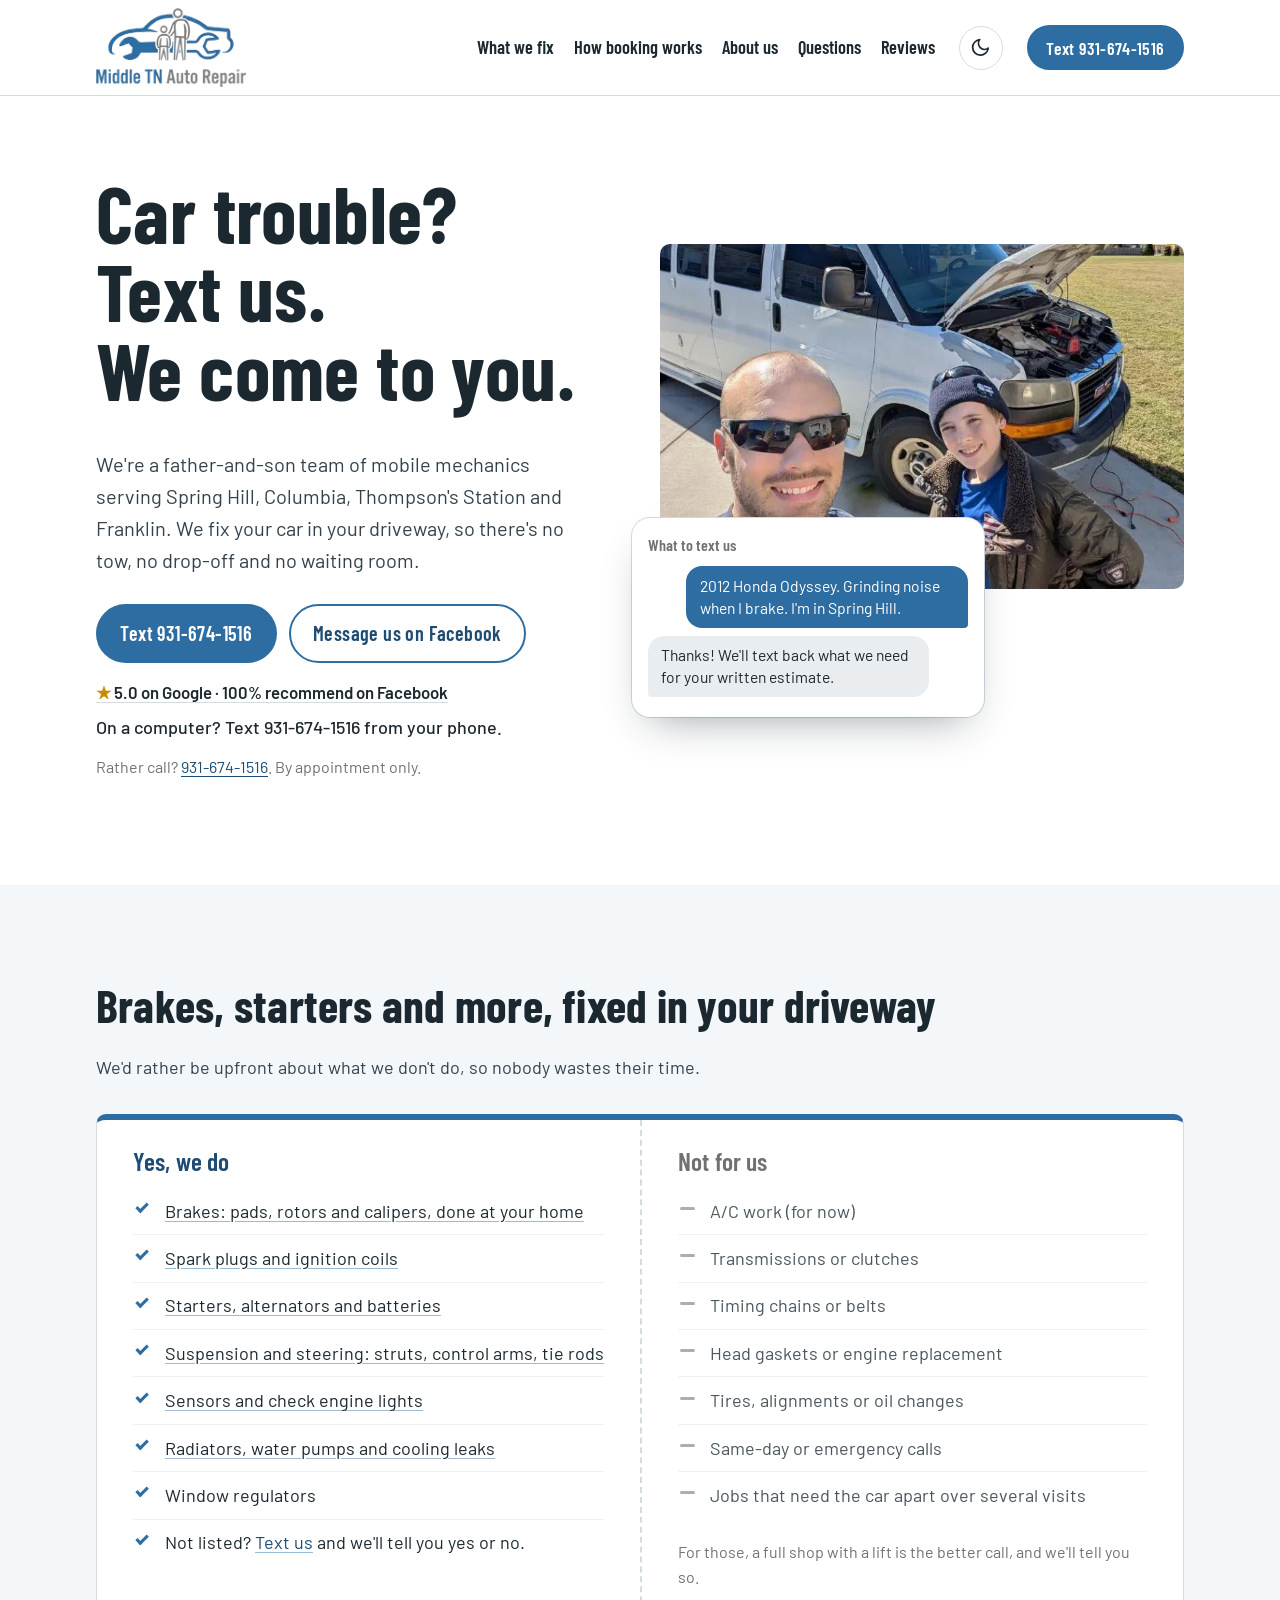
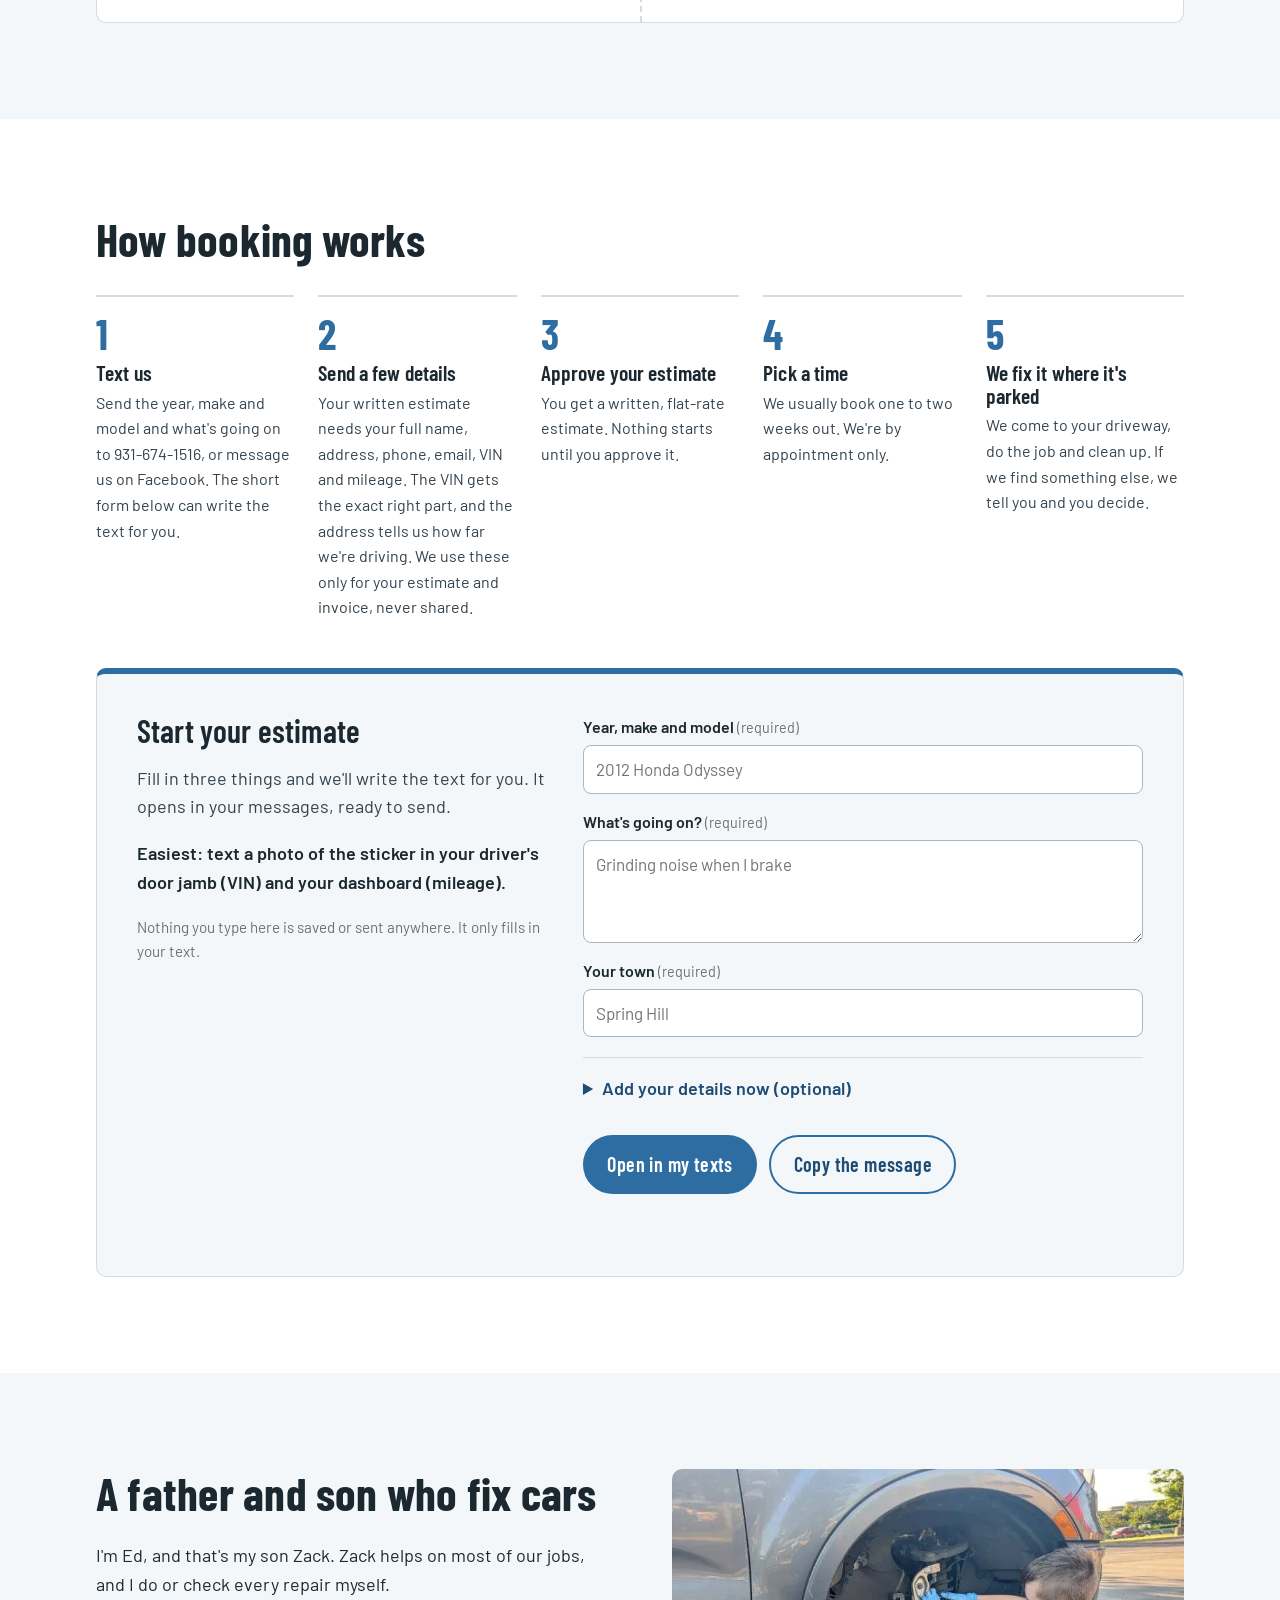
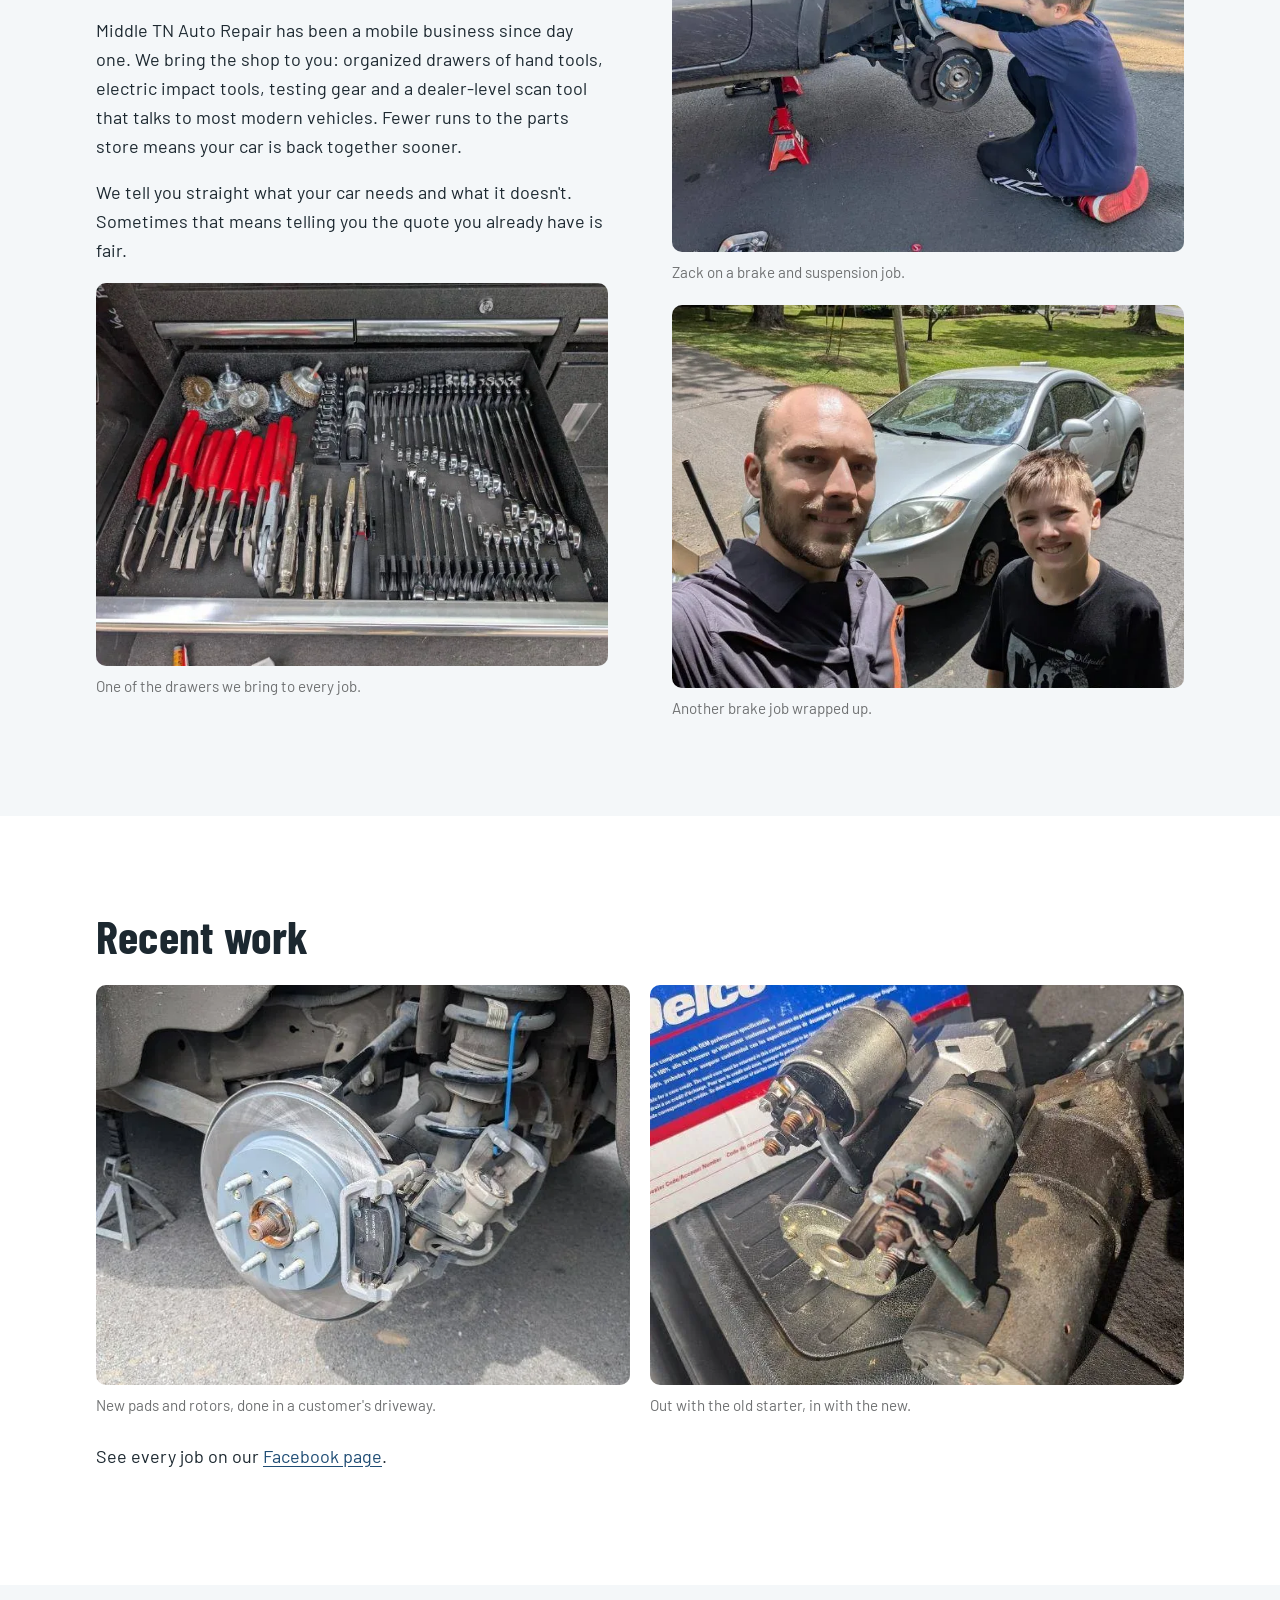
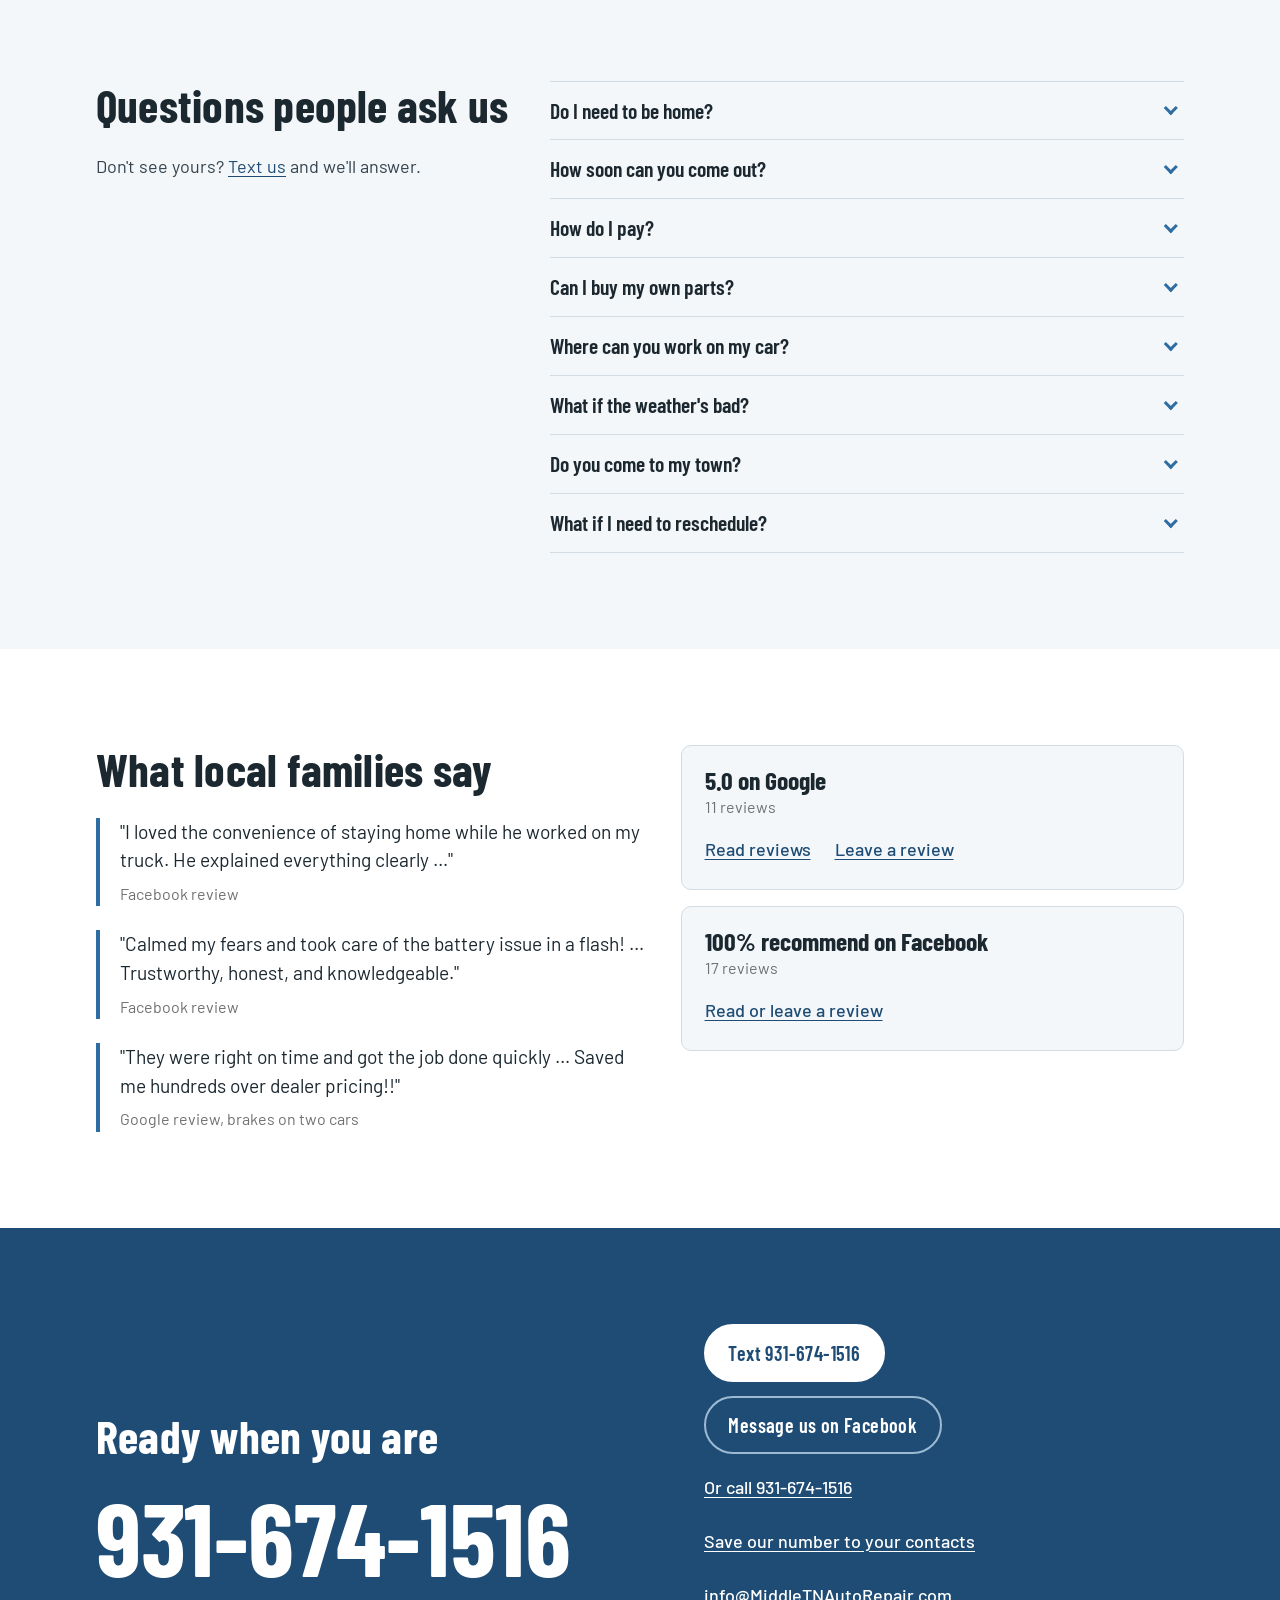
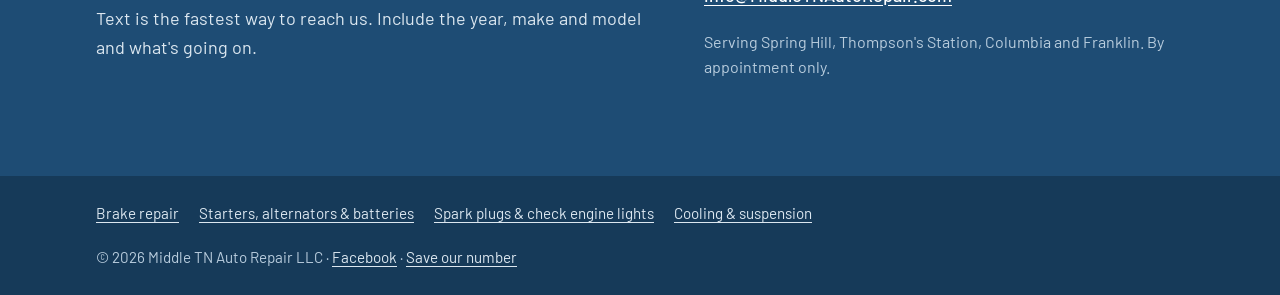
<file: index.html>
<!doctype html>
<html lang="en">
<head>
  <meta charset="utf-8">
  <meta name="viewport" content="width=device-width, initial-scale=1">
  <title>Mobile Mechanic in Spring Hill &amp; Columbia, TN | Middle TN Auto Repair</title>
  <meta name="description" content="Father-and-son mobile mechanics serving Spring Hill, Columbia, Thompson's Station and Franklin. Brakes, starters, plugs and more, fixed in your driveway.">
  <link rel="canonical" href="https://middletnautorepair.com/">
  <meta name="theme-color" content="#2E6DA1" media="(prefers-color-scheme: light)">
  <meta name="theme-color" content="#11181D" media="(prefers-color-scheme: dark)">

  <meta property="og:type" content="website">
  <meta property="og:site_name" content="Middle TN Auto Repair">
  <meta property="og:title" content="Mobile mechanic in Spring Hill, Columbia, Thompson's Station &amp; Franklin">
  <meta property="og:description" content="Father-and-son mobile mechanics. We fix your car in your driveway. Text 931-674-1516.">
  <meta property="og:url" content="https://middletnautorepair.com/">
  <meta property="og:image" content="https://middletnautorepair.com/assets/og-image.jpg">
  <meta property="og:image:width" content="1200">
  <meta property="og:image:height" content="630">
  <meta property="og:image:alt" content="Ed and his son Zack next to a car they're repairing">
  <meta name="twitter:card" content="summary_large_image">

  <link rel="icon" type="image/png" sizes="32x32" href="assets/favicon-32.png">
  <link rel="apple-touch-icon" href="assets/apple-touch-icon.png">
  <link rel="preload" href="assets/fonts/barlow-condensed-latin-700-normal.woff2" as="font" type="font/woff2" crossorigin>
  <script>try{var t=localStorage.getItem('mt_theme');if(t==='dark'||t==='light')document.documentElement.setAttribute('data-theme',t)}catch(e){}</script>
  <link rel="stylesheet" href="styles.css">

  <script type="application/ld+json">
  {
    "@context": "https://schema.org",
    "@type": "AutoRepair",
    "@id": "https://middletnautorepair.com/#business",
    "name": "Middle TN Auto Repair",
    "legalName": "Middle TN Auto Repair LLC",
    "url": "https://middletnautorepair.com/",
    "logo": "https://middletnautorepair.com/assets/logo.png",
    "image": "https://middletnautorepair.com/assets/og-image.jpg",
    "telephone": "+1-931-674-1516",
    "email": "info@MiddleTNAutoRepair.com",
    "description": "Father-and-son mobile mechanics. We fix cars in your driveway, by appointment only.",
    "address": {
      "@type": "PostalAddress",
      "addressLocality": "Spring Hill",
      "addressRegion": "TN",
      "addressCountry": "US"
    },
    "areaServed": [
      {"@type": "City", "name": "Spring Hill, TN"},
      {"@type": "City", "name": "Thompson's Station, TN"},
      {"@type": "City", "name": "Columbia, TN"},
      {"@type": "City", "name": "Franklin, TN"}
    ],
    "paymentAccepted": "Cash, Credit Card, Debit Card, Check, Venmo, Google Pay, Apple Pay, Online payment",
    "makesOffer": [
      {"@type": "Offer", "itemOffered": {"@type": "Service", "name": "Brake repair: pads, rotors and calipers"}},
      {"@type": "Offer", "itemOffered": {"@type": "Service", "name": "Spark plug and ignition coil replacement"}},
      {"@type": "Offer", "itemOffered": {"@type": "Service", "name": "Starter, alternator and battery replacement"}},
      {"@type": "Offer", "itemOffered": {"@type": "Service", "name": "Suspension and steering repair"}},
      {"@type": "Offer", "itemOffered": {"@type": "Service", "name": "Sensor replacement and check engine light diagnosis"}},
      {"@type": "Offer", "itemOffered": {"@type": "Service", "name": "Radiator, water pump and cooling leak repair"}},
      {"@type": "Offer", "itemOffered": {"@type": "Service", "name": "Window regulator replacement"}}
    ],
    "sameAs": [
      "https://www.facebook.com/MiddleTNAutoRepair",
      "https://www.google.com/maps?cid=16669681871778655004"
    ]
  }
  </script>
</head>
<body>
  <a class="skip" href="#main">Skip to content</a>

  <header class="site-header">
    <div class="wrap header-inner">
      <a class="brand" href="#top" aria-label="Middle TN Auto Repair, back to top">
        <img class="logo-light" src="assets/logo.webp" alt="Middle TN Auto Repair" width="320" height="169">
        <img class="logo-dark" src="assets/logo-dark.webp" alt="Middle TN Auto Repair" width="320" height="169">
      </a>
      <nav aria-label="Main">
        <ul class="nav">
          <li><a href="#fix">What we fix</a></li>
          <li><a href="#booking">How booking works</a></li>
          <li><a href="#about">About us</a></li>
          <li><a href="#questions">Questions</a></li>
          <li><a href="#reviews">Reviews</a></li>
        </ul>
      </nav>
      <button class="theme-toggle" type="button" aria-label="Switch to dark mode" hidden>
        <svg class="icon-moon" viewBox="0 0 24 24" aria-hidden="true" fill="none" stroke="currentColor" stroke-width="2" stroke-linecap="round" stroke-linejoin="round"><path d="M21 12.8A9 9 0 1 1 11.2 3a7 7 0 0 0 9.8 9.8z"/></svg>
        <svg class="icon-sun" viewBox="0 0 24 24" aria-hidden="true" fill="none" stroke="currentColor" stroke-width="2" stroke-linecap="round"><circle cx="12" cy="12" r="4.5"/><path d="M12 2v2.5M12 19.5V22M4.2 4.2l1.8 1.8M18 18l1.8 1.8M2 12h2.5M19.5 12H22M4.2 19.8 6 18M18 6l1.8-1.8"/></svg>
      </button>
      <a class="btn btn-small js-text" href="sms:+19316741516?&amp;body=Year%2Fmake%2Fmodel%3A%20%0AWhat's%20going%20on%3A%20%0ATown%3A%20%0A(from%20website)">Text 931-674-1516</a>
    </div>
  </header>

  <main id="main">
    <section class="hero" id="top">
      <div class="wrap hero-inner">
        <div class="hero-copy">
          <h1>Car trouble? Text&nbsp;us. We&nbsp;come&nbsp;to&nbsp;you.</h1>
          <p class="lede">We're a father-and-son team of mobile mechanics serving Spring Hill, Columbia, Thompson's Station and Franklin. We fix your car in your driveway, so there's no tow, no drop-off and no waiting room.</p>
          <div class="actions">
            <a class="btn js-text" href="sms:+19316741516?&amp;body=Year%2Fmake%2Fmodel%3A%20%0AWhat's%20going%20on%3A%20%0ATown%3A%20%0A(from%20website)">Text 931-674-1516</a>
            <a class="btn btn-quiet" href="https://m.me/MiddleTNAutoRepair">Message us on Facebook</a>
          </div>
          <p class="proof"><a href="#reviews"><span aria-hidden="true">★ </span>5.0 on Google · 100% recommend on Facebook</a></p>
          <p class="desktop-note">On a computer? Text 931-674-1516 from your phone.</p>
          <p class="area">Rather call? <a href="tel:+19316741516">931-674-1516</a>. By appointment only.</p>
        </div>

        <figure class="hero-media">
          <img src="assets/photos/ed-zack-van.webp" alt="Ed and his son Zack in front of a van with the hood up" width="764" height="503" fetchpriority="high">
          <div class="thread" role="group" aria-label="Example of a text to send us">
            <p class="thread-label" aria-hidden="true">What to text us</p>
            <p class="bubble bubble-in"><span class="sr-only">You: </span>2012 Honda Odyssey. Grinding noise when I brake. I'm in Spring Hill.</p>
            <p class="bubble bubble-out"><span class="sr-only">Us: </span>Thanks! We'll text back what we need for your written estimate.</p>
          </div>
        </figure>
      </div>
    </section>

    <section class="fix" id="fix" aria-labelledby="fix-title">
      <div class="wrap">
        <h2 id="fix-title">Brakes, starters and more, fixed in your driveway</h2>
        <p class="section-lede">We'd rather be upfront about what we don't do, so nobody wastes their time.</p>
        <div class="ticket">
          <div class="ticket-col ticket-yes">
            <h3>Yes, we do</h3>
            <ul>
              <li><a href="brake-repair/">Brakes: pads, rotors and calipers, done at your home</a></li>
              <li><a href="spark-plugs-check-engine/">Spark plugs and ignition coils</a></li>
              <li><a href="starter-alternator-battery/">Starters, alternators and batteries</a></li>
              <li><a href="cooling-suspension/">Suspension and steering: struts, control arms, tie rods</a></li>
              <li><a href="spark-plugs-check-engine/">Sensors and check engine lights</a></li>
              <li><a href="cooling-suspension/">Radiators, water pumps and cooling leaks</a></li>
              <li>Window regulators</li>
              <li>Not listed? <a class="js-text" href="sms:+19316741516" data-body="Can you fix this? \n">Text us</a> and we'll tell you yes or no.</li>
            </ul>
          </div>
          <div class="ticket-col ticket-no">
            <h3>Not for us</h3>
            <ul>
              <li>A/C work (for now)</li>
              <li>Transmissions or clutches</li>
              <li>Timing chains or belts</li>
              <li>Head gaskets or engine replacement</li>
              <li>Tires, alignments or oil changes</li>
              <li>Same-day or emergency calls</li>
              <li>Jobs that need the car apart over several visits</li>
            </ul>
            <p class="ticket-note">For those, a full shop with a lift is the better call, and we'll tell you so.</p>
          </div>
        </div>
      </div>
    </section>

    <section class="booking" id="booking" aria-labelledby="booking-title">
      <div class="wrap">
        <h2 id="booking-title">How booking works</h2>
        <ol class="steps">
          <li>
            <h3>Text us</h3>
            <p>Send the year, make and model and what's going on to 931-674-1516, or message us on Facebook. The short form below can write the text for you.</p>
          </li>
          <li>
            <h3>Send a few details</h3>
            <p>Your written estimate needs your full name, address, phone, email, VIN and mileage. The VIN gets the exact right part, and the address tells us how far we're driving. We use these only for your estimate and invoice, never shared.</p>
          </li>
          <li>
            <h3>Approve your estimate</h3>
            <p>You get a written, flat-rate estimate. Nothing starts until you approve it.</p>
          </li>
          <li>
            <h3>Pick a time</h3>
            <p>We usually book one to two weeks out. We're by appointment only.</p>
          </li>
          <li>
            <h3>We fix it where it's parked</h3>
            <p>We come to your driveway, do the job and clean up. If we find something else, we tell you and you decide.</p>
          </li>
        </ol>

        <div class="estimate" id="estimate">
          <div class="estimate-intro">
            <h3>Start your estimate</h3>
            <p>Fill in three things and we'll write the text for you. It opens in your messages, ready to send.</p>
            <p class="estimate-tip">Easiest: text a photo of the sticker in your driver's door jamb (VIN) and your dashboard (mileage).</p>
            <p class="estimate-private">Nothing you type here is saved or sent anywhere. It only fills in your text.</p>
          </div>
          <p id="estimate-fallback">Text <a class="js-text" href="sms:+19316741516">931-674-1516</a> with the year, make and model, what's going on, and your town.</p>
          <div id="estimate-builder" hidden>
            <form id="estimate-form" novalidate>
              <label for="f-ymm">Year, make and model <span class="req">(required)</span></label>
              <input id="f-ymm" name="ymm" type="text" autocomplete="off" placeholder="2012 Honda Odyssey" required>

              <label for="f-problem">What's going on? <span class="req">(required)</span></label>
              <textarea id="f-problem" name="problem" rows="3" placeholder="Grinding noise when I brake" required></textarea>

              <label for="f-town">Your town <span class="req">(required)</span></label>
              <input id="f-town" name="town" type="text" list="towns" autocomplete="address-level2" placeholder="Spring Hill" required>
              <datalist id="towns">
                <option value="Spring Hill"><option value="Thompson's Station"><option value="Columbia"><option value="Franklin">
              </datalist>

              <details class="estimate-more">
                <summary>Add your details now (optional)</summary>
                <p class="estimate-note">We use these only for your estimate and invoice, never shared.</p>
                <label for="f-name">Full name</label>
                <input id="f-name" name="name" type="text" autocomplete="name">
                <label for="f-address">Address where the car is parked</label>
                <input id="f-address" name="address" type="text" autocomplete="street-address">
                <label for="f-email">Email</label>
                <input id="f-email" name="email" type="email" autocomplete="email">
                <div class="estimate-pair">
                  <div>
                    <label for="f-vin">VIN</label>
                    <input id="f-vin" name="vin" type="text" autocomplete="off" autocapitalize="characters" spellcheck="false">
                  </div>
                  <div>
                    <label for="f-miles">Mileage</label>
                    <input id="f-miles" name="miles" type="text" inputmode="numeric" autocomplete="off">
                  </div>
                </div>
              </details>

              <div class="estimate-actions">
                <a class="btn" id="estimate-send" href="sms:+19316741516">Open in my texts</a>
                <button class="btn btn-quiet" id="estimate-copy" type="button">Copy the message</button>
              </div>
              <p class="estimate-status" id="estimate-status" role="status" aria-live="polite"></p>
            </form>
          </div>
        </div>
      </div>
    </section>

    <section class="about" id="about" aria-labelledby="about-title">
      <div class="wrap about-inner">
        <div class="about-copy">
          <h2 id="about-title">A father and son who fix cars</h2>
          <p>I'm Ed, and that's my son Zack. Zack helps on most of our jobs, and I do or check every repair myself.</p>
          <p>Middle TN Auto Repair has been a mobile business since day one. We bring the shop to you: organized drawers of hand tools, electric impact tools, testing gear and a dealer-level scan tool that talks to most modern vehicles. Fewer runs to the parts store means your car is back together sooner.</p>
          <p>We tell you straight what your car needs and what it doesn't. Sometimes that means telling you the quote you already have is fair.</p>
          <figure class="photo about-wide">
            <img src="assets/photos/tool-drawer.webp" alt="An organized drawer of pliers, wrenches and wire brushes" width="764" height="572" loading="lazy">
            <figcaption>One of the drawers we bring to every job.</figcaption>
          </figure>
        </div>
        <div class="about-media">
          <figure class="photo">
            <img src="assets/photos/zack-brakes.webp" alt="Zack working on a front brake assembly with the wheel off" width="764" height="572" loading="lazy">
            <figcaption>Zack on a brake and suspension job.</figcaption>
          </figure>
          <figure class="photo">
            <img src="assets/photos/ed-zack-eclipse.webp" alt="Ed and Zack smiling next to a car with a front wheel off" width="764" height="572" loading="lazy">
            <figcaption>Another brake job wrapped up.</figcaption>
          </figure>
        </div>
      </div>
    </section>

    <section class="work" aria-labelledby="work-title">
      <div class="wrap">
        <h2 id="work-title">Recent work</h2>
        <div class="work-grid">
          <figure class="photo">
            <img src="assets/photos/brake-job.webp" alt="New rotor and brake pads installed on a front wheel hub" width="653" height="868" loading="lazy">
            <figcaption>New pads and rotors, done in a customer's driveway.</figcaption>
          </figure>
          <figure class="photo">
            <img src="assets/photos/starter-old-new.webp" alt="A new starter next to the worn original" width="653" height="868" loading="lazy">
            <figcaption>Out with the old starter, in with the new.</figcaption>
          </figure>
        </div>
        <p class="work-more">See every job on our <a href="https://www.facebook.com/MiddleTNAutoRepair">Facebook page</a>.</p>
      </div>
    </section>

    <section class="faq" id="questions" aria-labelledby="questions-title">
      <div class="wrap faq-inner">
        <div class="faq-side">
          <h2 id="questions-title">Questions people ask us</h2>
          <p>Don't see yours? <a class="js-text" href="sms:+19316741516" data-body="Question: \n">Text us</a> and we'll answer.</p>
        </div>
        <div class="faq-list">
          <details>
            <summary>Do I need to be home?</summary>
            <p>No. As long as we can get to the car and the keys, you don't need to be there. If we find anything else along the way, we'll text you and you decide.</p>
          </details>
          <details>
            <summary>How soon can you come out?</summary>
            <p>We usually book one to two weeks out. We're by appointment only, so we can't take same-day or emergency calls.</p>
          </details>
          <details>
            <summary>How do I pay?</summary>
            <p>Cash, card, check, Venmo, Google Pay, Apple Pay, or pay online from your invoice.</p>
          </details>
          <details>
            <summary>Can I buy my own parts?</summary>
            <p>Yes, we're happy to install parts you supply. Match them to your VIN when you order so the job doesn't stall on the wrong part. Parts you supply are installed at your own risk, as your written estimate explains.</p>
          </details>
          <details>
            <summary>Where can you work on my car?</summary>
            <p>Most driveways work fine. We need a flat, paved spot with room to work around the car. Some apartment complexes and HOAs don't allow car repairs, so check your rules first. If you're not sure, text us and we'll figure it out together.</p>
          </details>
          <details>
            <summary>What if the weather's bad?</summary>
            <p>All of our work is weather permitting, since we're working outside. If rain or storms move in, we'll text you and set a new time.</p>
          </details>
          <details>
            <summary>Do you come to my town?</summary>
            <p>We serve Spring Hill, Thompson's Station, Columbia and Franklin. Nearby? Text us your town and we'll let you know.</p>
          </details>
          <details>
            <summary>What if I need to reschedule?</summary>
            <p>Just text us at least 24 hours ahead and we'll find a new time at no charge.</p>
          </details>
        </div>
      </div>
    </section>

    <section class="reviews" id="reviews" aria-labelledby="reviews-title">
      <div class="wrap reviews-inner">
        <div>
          <h2 id="reviews-title">What local families say</h2>
          <div class="quotes">
            <blockquote class="quote">
              <p>"I loved the convenience of staying home while he worked on my truck. He explained everything clearly …"</p>
              <footer>Facebook review</footer>
            </blockquote>
            <blockquote class="quote">
              <p>"Calmed my fears and took care of the battery issue in a flash! … Trustworthy, honest, and knowledgeable."</p>
              <footer>Facebook review</footer>
            </blockquote>
            <blockquote class="quote">
              <p>"They were right on time and got the job done quickly … Saved me hundreds over dealer pricing!!"</p>
              <footer>Google review, brakes on two cars</footer>
            </blockquote>
          </div>
        </div>
        <div class="review-links">
          <div class="review-card">
            <p class="review-score">5.0 on Google</p>
            <p class="review-count">11 reviews</p>
            <p class="review-actions"><a href="https://www.google.com/maps?cid=16669681871778655004">Read reviews</a> <a href="https://g.page/r/CRyrIrZXm1bnEAE/review">Leave a review</a></p>
          </div>
          <div class="review-card">
            <p class="review-score">100% recommend on Facebook</p>
            <p class="review-count">17 reviews</p>
            <p class="review-actions"><a href="https://www.facebook.com/MiddleTNAutoRepair/reviews">Read or leave a review</a></p>
          </div>
        </div>
      </div>
    </section>

    <section class="contact" id="contact" aria-labelledby="contact-title">
      <div class="wrap contact-inner">
        <div>
          <h2 id="contact-title">Ready when you are</h2>
          <p class="contact-number"><a class="js-text" href="sms:+19316741516?&amp;body=Year%2Fmake%2Fmodel%3A%20%0AWhat's%20going%20on%3A%20%0ATown%3A%20%0A(from%20website)">931-674-1516</a></p>
          <p>Text is the fastest way to reach us. Include the year, make and model and what's going on.</p>
        </div>
        <ul class="contact-list">
          <li><a class="btn btn-light js-text" href="sms:+19316741516?&amp;body=Year%2Fmake%2Fmodel%3A%20%0AWhat's%20going%20on%3A%20%0ATown%3A%20%0A(from%20website)">Text 931-674-1516</a></li>
          <li><a class="btn btn-outline-light" href="https://m.me/MiddleTNAutoRepair">Message us on Facebook</a></li>
          <li><a class="contact-link" href="tel:+19316741516">Or call 931-674-1516</a></li>
          <li><a class="contact-link" href="mtnar.vcf">Save our number to your contacts</a></li>
          <li><a class="contact-link" href="mailto:info@MiddleTNAutoRepair.com">info@MiddleTNAutoRepair.com</a></li>
          <li class="area">Serving Spring Hill, Thompson's Station, Columbia and Franklin. By appointment only.</li>
        </ul>
      </div>
    </section>
  </main>

  <footer class="site-footer">
    <div class="wrap footer-inner">
      <nav class="footer-services" aria-label="Services">
        <a href="brake-repair/">Brake repair</a>
        <a href="starter-alternator-battery/">Starters, alternators &amp; batteries</a>
        <a href="spark-plugs-check-engine/">Spark plugs &amp; check engine lights</a>
        <a href="cooling-suspension/">Cooling &amp; suspension</a>
      </nav>
      <p>© <span id="year">2026</span> Middle TN Auto Repair LLC · <a href="https://www.facebook.com/MiddleTNAutoRepair">Facebook</a> · <a href="mtnar.vcf">Save our number</a></p>
    </div>
  </footer>

  <script src="assets/site.js" defer></script>
</body>
</html>
</file>
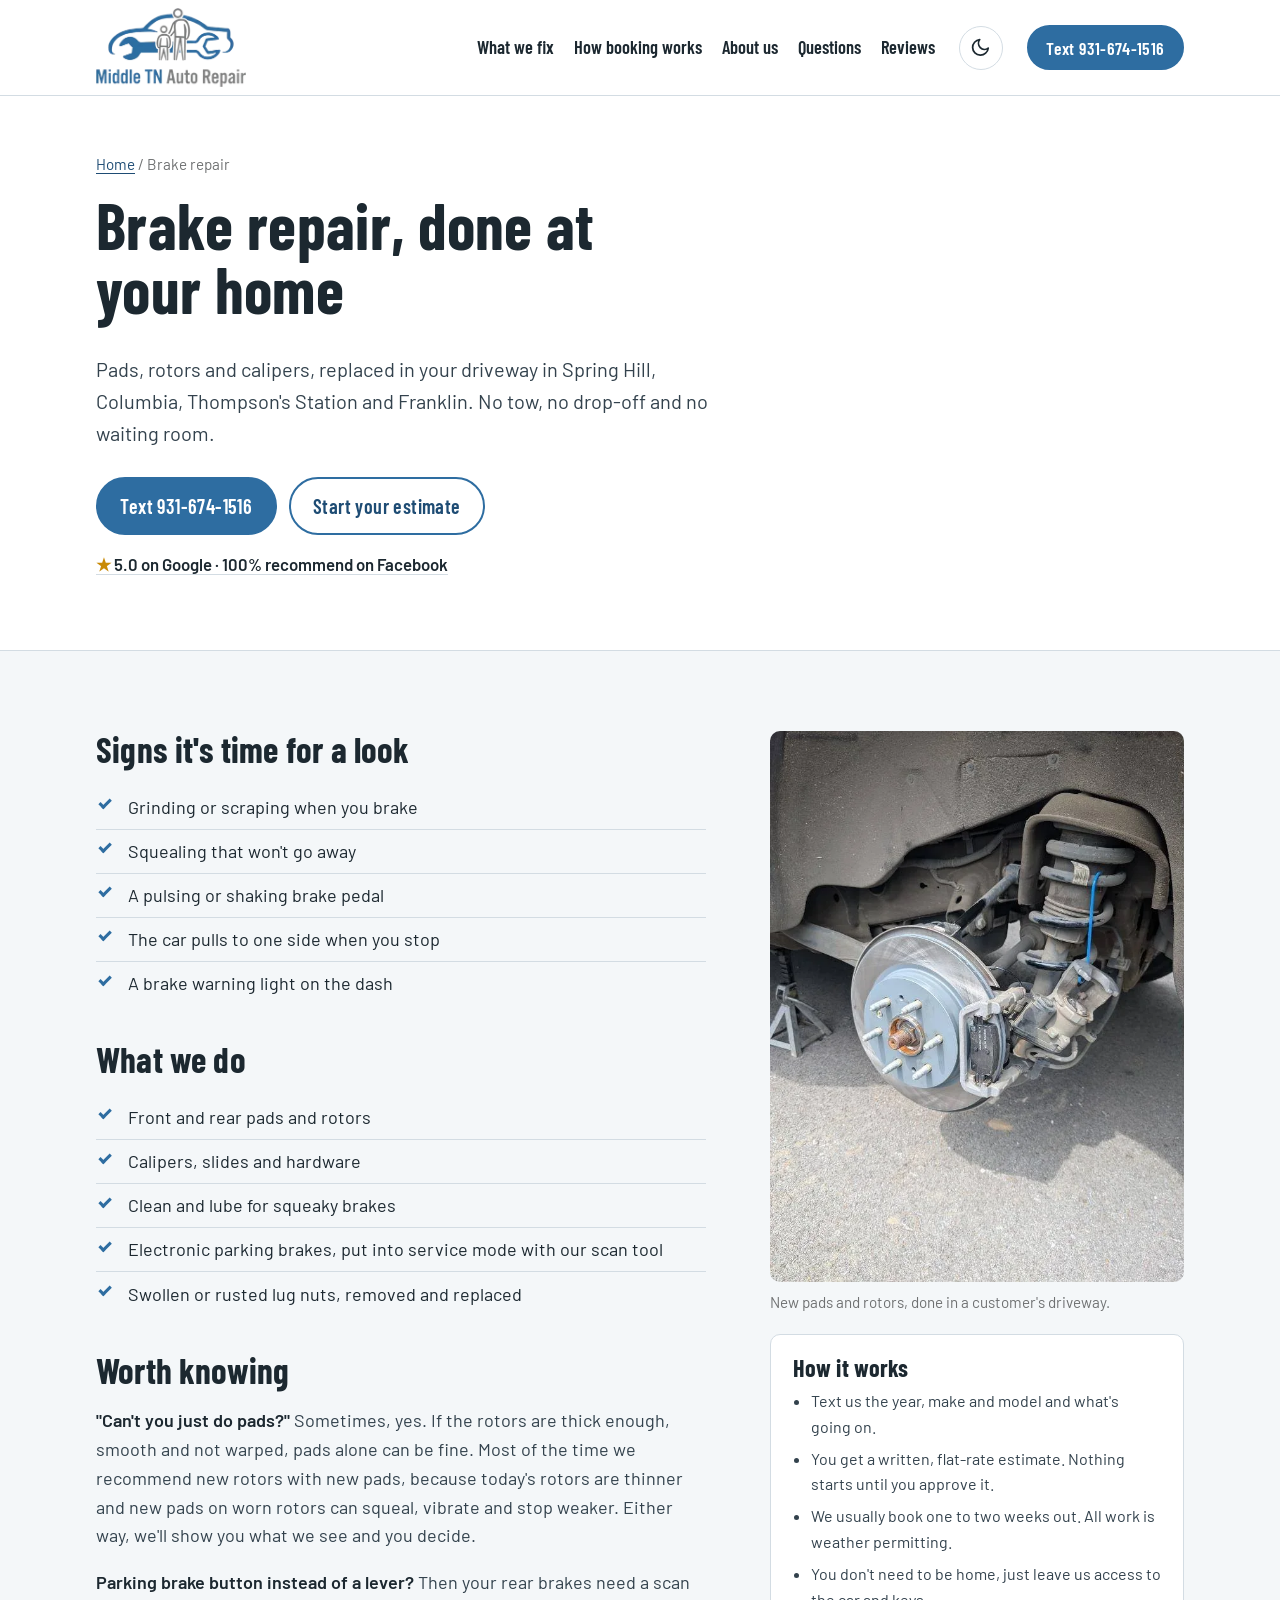
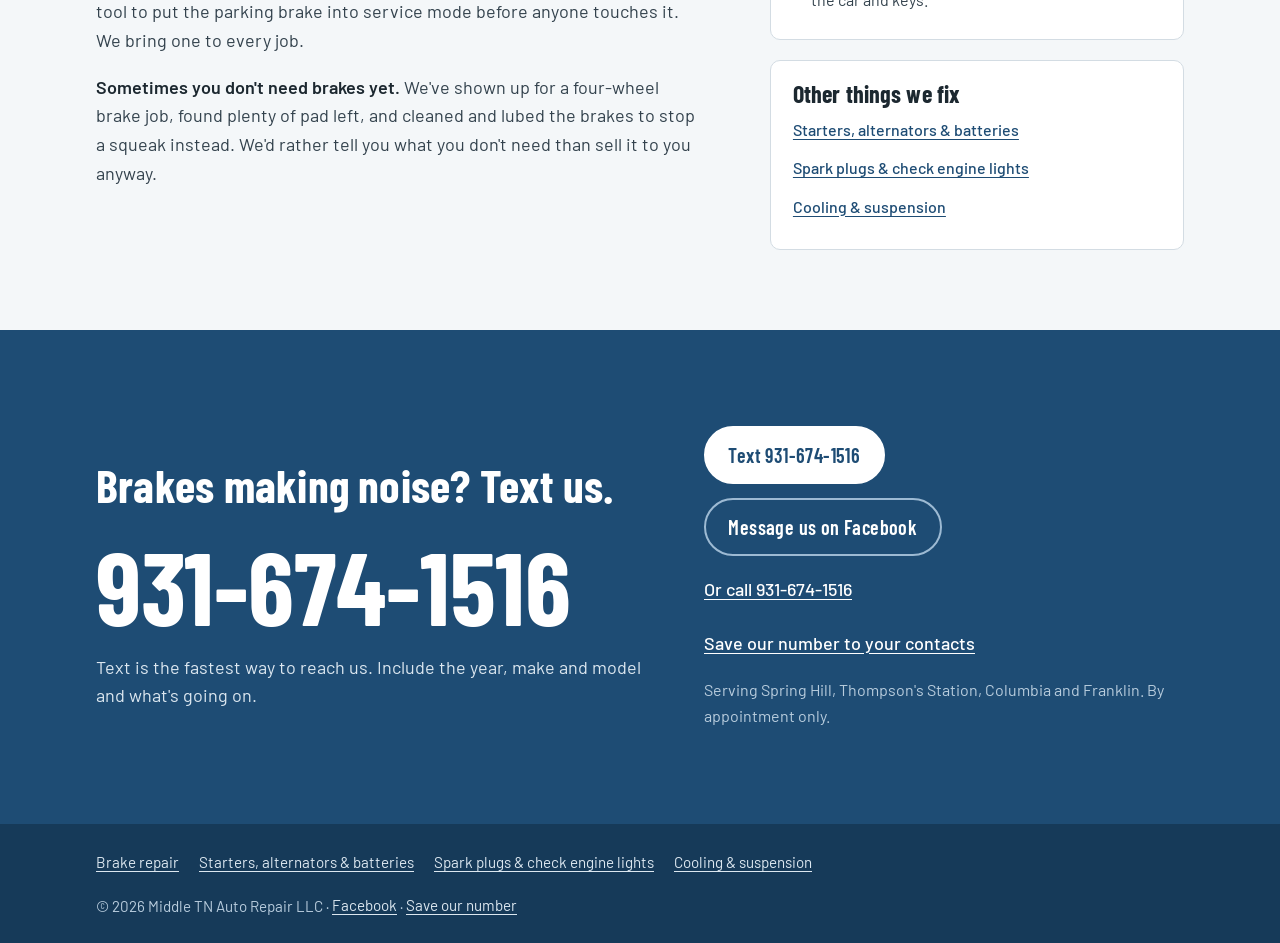
<file: brake-repair/index.html>
<!doctype html>
<html lang="en">
<head>
  <meta charset="utf-8">
  <meta name="viewport" content="width=device-width, initial-scale=1">
  <title>Mobile Brake Repair in Spring Hill &amp; Columbia, TN | Middle TN Auto Repair</title>
  <meta name="description" content="Brake pads, rotors and calipers replaced in your driveway in Spring Hill, Columbia, Thompson's Station and Franklin. Text 931-674-1516 for a written estimate.">
  <link rel="canonical" href="https://middletnautorepair.com/brake-repair/">
  <meta name="theme-color" content="#2E6DA1" media="(prefers-color-scheme: light)">
  <meta name="theme-color" content="#11181D" media="(prefers-color-scheme: dark)">

  <meta property="og:type" content="website">
  <meta property="og:site_name" content="Middle TN Auto Repair">
  <meta property="og:title" content="Brake repair, done at your home">
  <meta property="og:description" content="Brake pads, rotors and calipers replaced in your driveway in Spring Hill, Columbia, Thompson's Station and Franklin. Text 931-674-1516 for a written estimate.">
  <meta property="og:url" content="https://middletnautorepair.com/brake-repair/">
  <meta property="og:image" content="https://middletnautorepair.com/assets/og-image.jpg">
  <meta property="og:image:width" content="1200">
  <meta property="og:image:height" content="630">
  <meta property="og:image:alt" content="Ed and his son Zack next to a car they're repairing">
  <meta name="twitter:card" content="summary_large_image">

  <link rel="icon" type="image/png" sizes="32x32" href="../assets/favicon-32.png">
  <link rel="apple-touch-icon" href="../assets/apple-touch-icon.png">
  <link rel="preload" href="../assets/fonts/barlow-condensed-latin-700-normal.woff2" as="font" type="font/woff2" crossorigin>
  <script>try{var t=localStorage.getItem('mt_theme');if(t==='dark'||t==='light')document.documentElement.setAttribute('data-theme',t)}catch(e){}</script>
  <link rel="stylesheet" href="../styles.css">

  <script type="application/ld+json">
{
  "@context": "https://schema.org",
  "@type": "Service",
  "name": "Brake repair: pads, rotors and calipers",
  "serviceType": "Brake repair: pads, rotors and calipers",
  "url": "https://middletnautorepair.com/brake-repair/",
  "provider": {
    "@id": "https://middletnautorepair.com/#business",
    "@type": "AutoRepair",
    "name": "Middle TN Auto Repair",
    "telephone": "+1-931-674-1516",
    "url": "https://middletnautorepair.com/"
  },
  "areaServed": [
    {
      "@type": "City",
      "name": "Spring Hill, TN"
    },
    {
      "@type": "City",
      "name": "Thompson's Station, TN"
    },
    {
      "@type": "City",
      "name": "Columbia, TN"
    },
    {
      "@type": "City",
      "name": "Franklin, TN"
    }
  ]
}
  </script>
</head>
<body>
  <a class="skip" href="#main">Skip to content</a>

  <header class="site-header">
    <div class="wrap header-inner">
      <a class="brand" href="../" aria-label="Middle TN Auto Repair home page">
        <img class="logo-light" src="../assets/logo.webp" alt="Middle TN Auto Repair" width="320" height="169">
        <img class="logo-dark" src="../assets/logo-dark.webp" alt="Middle TN Auto Repair" width="320" height="169">
      </a>
      <nav aria-label="Main">
        <ul class="nav">
          <li><a href="../#fix">What we fix</a></li>
          <li><a href="../#booking">How booking works</a></li>
          <li><a href="../#about">About us</a></li>
          <li><a href="../#questions">Questions</a></li>
          <li><a href="../#reviews">Reviews</a></li>
        </ul>
      </nav>
      <button class="theme-toggle" type="button" aria-label="Switch to dark mode" hidden>
        <svg class="icon-moon" viewBox="0 0 24 24" aria-hidden="true" fill="none" stroke="currentColor" stroke-width="2" stroke-linecap="round" stroke-linejoin="round"><path d="M21 12.8A9 9 0 1 1 11.2 3a7 7 0 0 0 9.8 9.8z"/></svg>
        <svg class="icon-sun" viewBox="0 0 24 24" aria-hidden="true" fill="none" stroke="currentColor" stroke-width="2" stroke-linecap="round"><circle cx="12" cy="12" r="4.5"/><path d="M12 2v2.5M12 19.5V22M4.2 4.2l1.8 1.8M18 18l1.8 1.8M2 12h2.5M19.5 12H22M4.2 19.8 6 18M18 6l1.8-1.8"/></svg>
      </button>
      <a class="btn btn-small js-text" href="sms:+19316741516?&amp;body=Year%2Fmake%2Fmodel%3A%20%0AWhat's%20going%20on%3A%20%0ATown%3A%20%0A(from%20website)" data-body="Year/make/model: \nWhat&#x27;s going on (brakes): \nTown: \n">Text 931-674-1516</a>
    </div>
  </header>

  <main id="main">
    <section class="page-hero">
      <div class="wrap">
        <p class="crumbs"><a href="../">Home</a> <span aria-hidden="true">/</span> Brake repair</p>
        <h1>Brake repair, done at your home</h1>
        <p class="lede">Pads, rotors and calipers, replaced in your driveway in Spring Hill, Columbia, Thompson's Station and Franklin. No tow, no drop-off and no waiting room.</p>
        <div class="actions">
          <a class="btn js-text" href="sms:+19316741516?&amp;body=Year%2Fmake%2Fmodel%3A%20%0AWhat's%20going%20on%3A%20%0ATown%3A%20%0A(from%20website)" data-body="Year/make/model: \nWhat&#x27;s going on (brakes): \nTown: \n">Text 931-674-1516</a>
          <a class="btn btn-quiet" href="../#estimate">Start your estimate</a>
        </div>
        <p class="proof"><a href="../#reviews"><span aria-hidden="true">★ </span>5.0 on Google · 100% recommend on Facebook</a></p>
      </div>
    </section>

    <section class="svc">
      <div class="wrap svc-inner">
        <div class="svc-copy">
          <h2>Signs it's time for a look</h2>
            <ul class="svc-list">
              <li>Grinding or scraping when you brake</li>
              <li>Squealing that won't go away</li>
              <li>A pulsing or shaking brake pedal</li>
              <li>The car pulls to one side when you stop</li>
              <li>A brake warning light on the dash</li>
            </ul>

          <h2>What we do</h2>
            <ul class="svc-list">
              <li>Front and rear pads and rotors</li>
              <li>Calipers, slides and hardware</li>
              <li>Clean and lube for squeaky brakes</li>
              <li>Electronic parking brakes, put into service mode with our scan tool</li>
              <li>Swollen or rusted lug nuts, removed and replaced</li>
            </ul>

          <h2>Worth knowing</h2>
          <p><strong>"Can't you just do pads?"</strong> Sometimes, yes. If the rotors are thick enough, smooth and not warped, pads alone can be fine. Most of the time we recommend new rotors with new pads, because today's rotors are thinner and new pads on worn rotors can squeal, vibrate and stop weaker. Either way, we'll show you what we see and you decide.</p>
          <p><strong>Parking brake button instead of a lever?</strong> Then your rear brakes need a scan tool to put the parking brake into service mode before anyone touches it. We bring one to every job.</p>
          <p><strong>Sometimes you don't need brakes yet.</strong> We've shown up for a four-wheel brake job, found plenty of pad left, and cleaned and lubed the brakes to stop a squeak instead. We'd rather tell you what you don't need than sell it to you anyway.</p>
        </div>
        <aside class="svc-aside" aria-label="How it works">
          <figure class="photo">
            <img src="../assets/photos/brake-job.webp" alt="New rotor and brake pads installed on a front wheel hub" width="653" height="868" loading="lazy">
            <figcaption>New pads and rotors, done in a customer's driveway.</figcaption>
          </figure>
          <div class="svc-card">
            <h2>How it works</h2>
            <ul>
              <li>Text us the year, make and model and what's going on.</li>
              <li>You get a written, flat-rate estimate. Nothing starts until you approve it.</li>
              <li>We usually book one to two weeks out. All work is weather permitting.</li>
              <li>You don't need to be home, just leave us access to the car and keys.</li>
            </ul>
          </div>
          <div class="svc-card">
            <h2>Other things we fix</h2>
            <ul class="svc-links">
            <li><a href="../starter-alternator-battery/">Starters, alternators &amp; batteries</a></li>
            <li><a href="../spark-plugs-check-engine/">Spark plugs &amp; check engine lights</a></li>
            <li><a href="../cooling-suspension/">Cooling &amp; suspension</a></li>
            </ul>
          </div>
        </aside>
      </div>
    </section>

    <section class="contact" aria-labelledby="contact-title">
      <div class="wrap contact-inner">
        <div>
          <h2 id="contact-title">Brakes making noise? Text us.</h2>
          <p class="contact-number"><a class="js-text" href="sms:+19316741516?&amp;body=Year%2Fmake%2Fmodel%3A%20%0AWhat's%20going%20on%3A%20%0ATown%3A%20%0A(from%20website)" data-body="Year/make/model: \nWhat&#x27;s going on (brakes): \nTown: \n">931-674-1516</a></p>
          <p>Text is the fastest way to reach us. Include the year, make and model and what's going on.</p>
        </div>
        <ul class="contact-list">
          <li><a class="btn btn-light js-text" href="sms:+19316741516?&amp;body=Year%2Fmake%2Fmodel%3A%20%0AWhat's%20going%20on%3A%20%0ATown%3A%20%0A(from%20website)" data-body="Year/make/model: \nWhat&#x27;s going on (brakes): \nTown: \n">Text 931-674-1516</a></li>
          <li><a class="btn btn-outline-light" href="https://m.me/MiddleTNAutoRepair">Message us on Facebook</a></li>
          <li><a class="contact-link" href="tel:+19316741516">Or call 931-674-1516</a></li>
          <li><a class="contact-link" href="../mtnar.vcf">Save our number to your contacts</a></li>
          <li class="area">Serving Spring Hill, Thompson's Station, Columbia and Franklin. By appointment only.</li>
        </ul>
      </div>
    </section>
  </main>

  <footer class="site-footer">
    <div class="wrap footer-inner">
      <nav class="footer-services" aria-label="Services">
        <a href="../brake-repair/">Brake repair</a>
        <a href="../starter-alternator-battery/">Starters, alternators &amp; batteries</a>
        <a href="../spark-plugs-check-engine/">Spark plugs &amp; check engine lights</a>
        <a href="../cooling-suspension/">Cooling &amp; suspension</a>
      </nav>
      <p>© <span id="year">2026</span> Middle TN Auto Repair LLC · <a href="https://www.facebook.com/MiddleTNAutoRepair">Facebook</a> · <a href="../mtnar.vcf">Save our number</a></p>
    </div>
  </footer>

  <script src="../assets/site.js" defer></script>
</body>
</html>
</file>
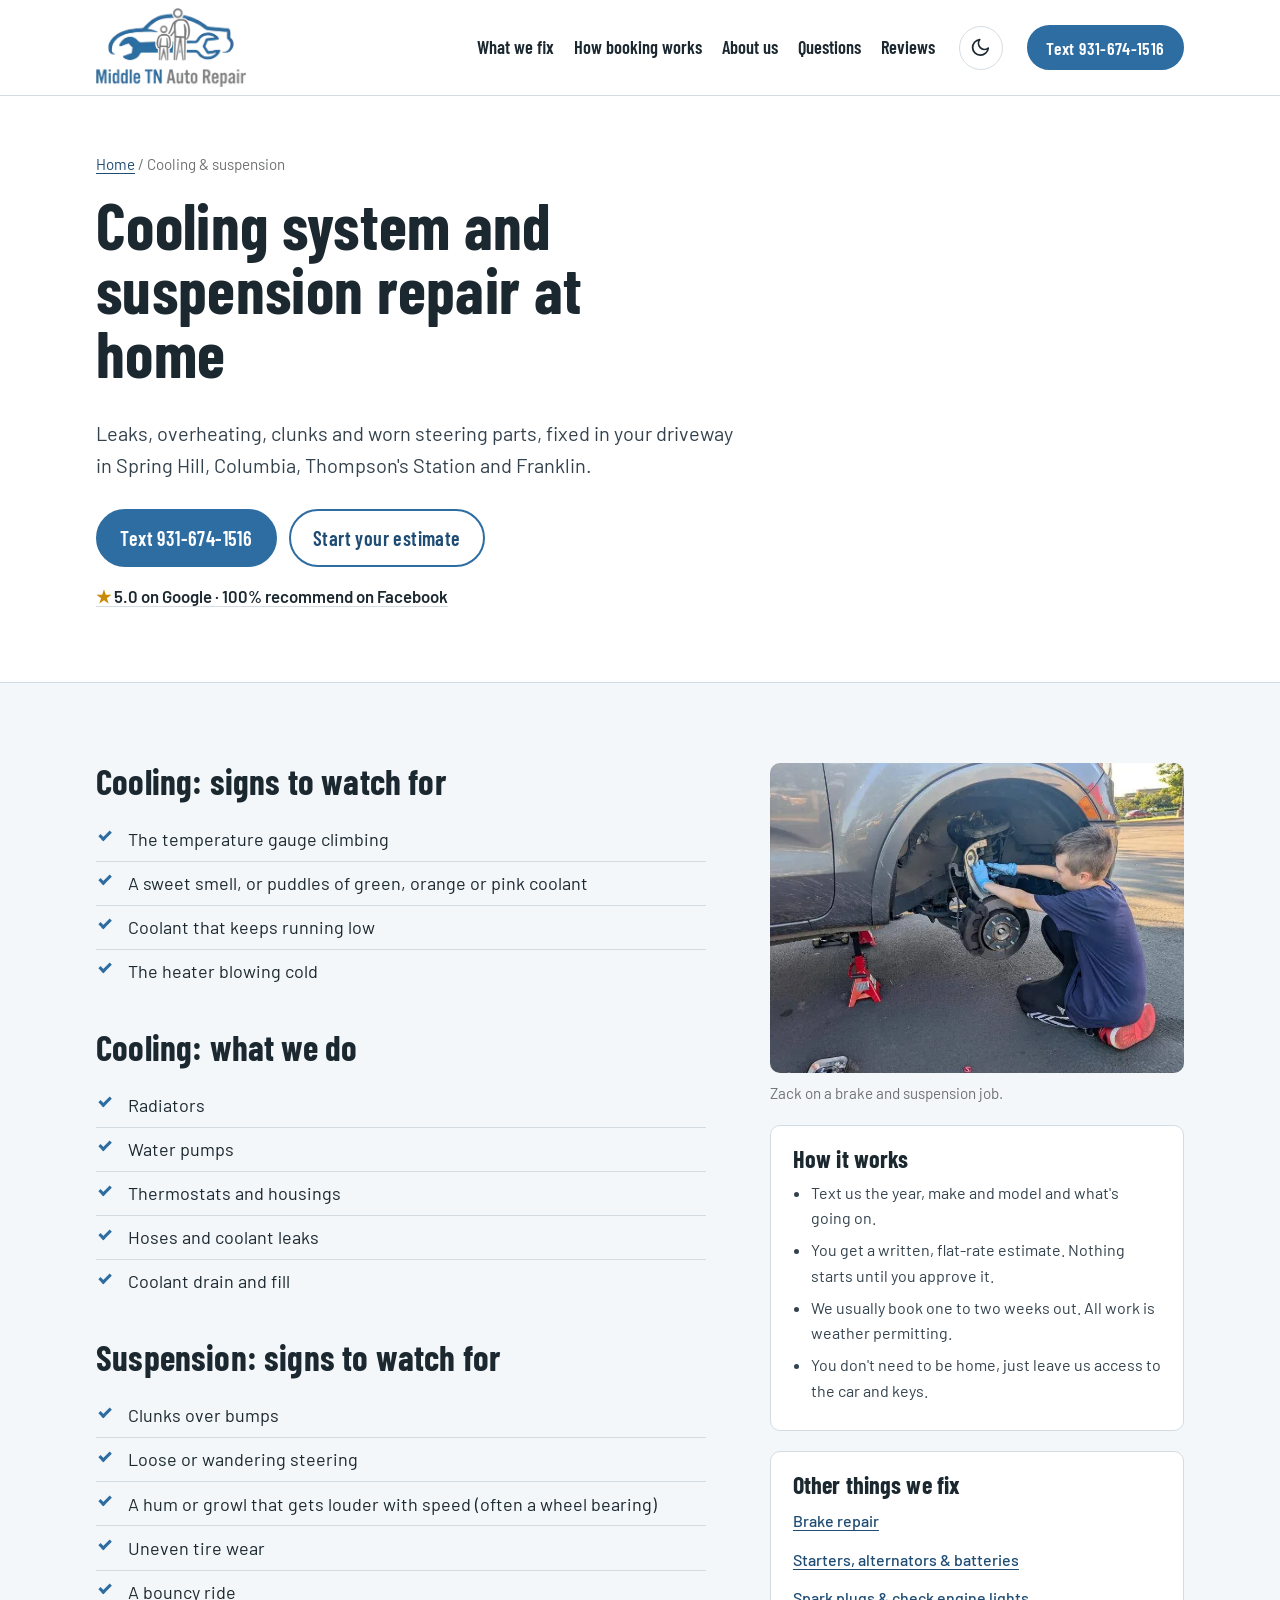
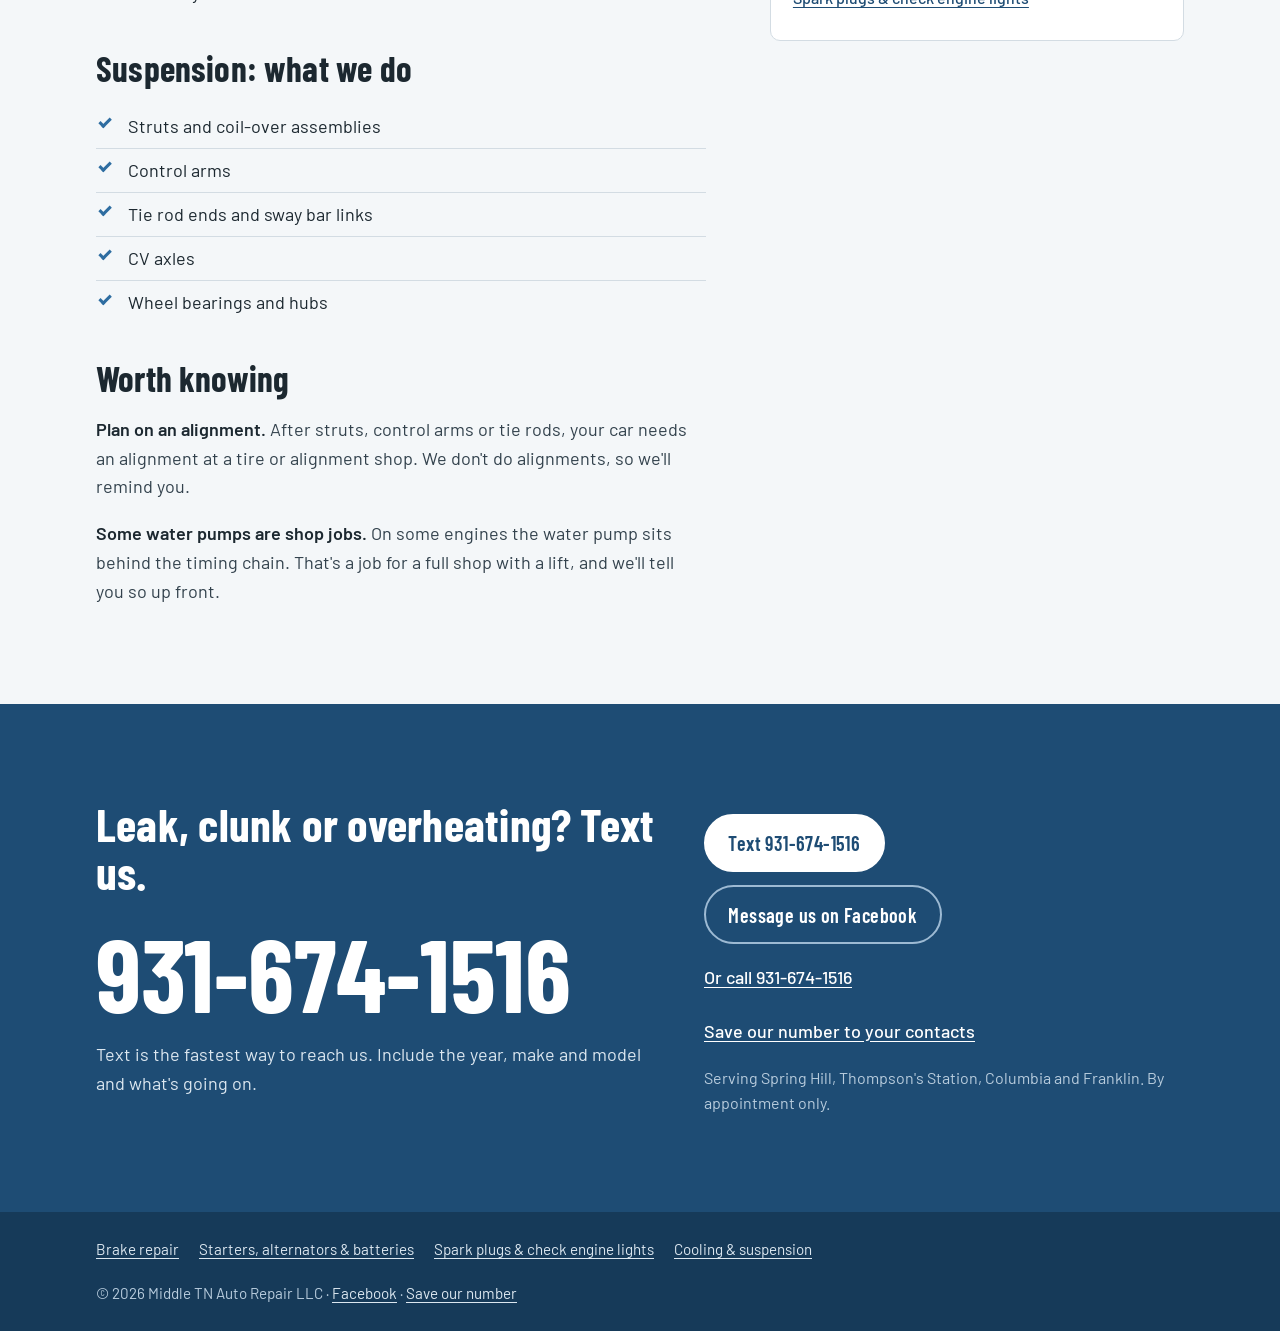
<file: cooling-suspension/index.html>
<!doctype html>
<html lang="en">
<head>
  <meta charset="utf-8">
  <meta name="viewport" content="width=device-width, initial-scale=1">
  <title>Cooling System &amp; Suspension Repair at Home | Middle TN Auto Repair</title>
  <meta name="description" content="Radiators, water pumps, struts, control arms and tie rods, repaired in your driveway in Spring Hill, Columbia, Thompson's Station and Franklin. Text 931-674-1516.">
  <link rel="canonical" href="https://middletnautorepair.com/cooling-suspension/">
  <meta name="theme-color" content="#2E6DA1" media="(prefers-color-scheme: light)">
  <meta name="theme-color" content="#11181D" media="(prefers-color-scheme: dark)">

  <meta property="og:type" content="website">
  <meta property="og:site_name" content="Middle TN Auto Repair">
  <meta property="og:title" content="Cooling system and suspension repair at home">
  <meta property="og:description" content="Radiators, water pumps, struts, control arms and tie rods, repaired in your driveway in Spring Hill, Columbia, Thompson's Station and Franklin. Text 931-674-1516.">
  <meta property="og:url" content="https://middletnautorepair.com/cooling-suspension/">
  <meta property="og:image" content="https://middletnautorepair.com/assets/og-image.jpg">
  <meta property="og:image:width" content="1200">
  <meta property="og:image:height" content="630">
  <meta property="og:image:alt" content="Ed and his son Zack next to a car they're repairing">
  <meta name="twitter:card" content="summary_large_image">

  <link rel="icon" type="image/png" sizes="32x32" href="../assets/favicon-32.png">
  <link rel="apple-touch-icon" href="../assets/apple-touch-icon.png">
  <link rel="preload" href="../assets/fonts/barlow-condensed-latin-700-normal.woff2" as="font" type="font/woff2" crossorigin>
  <script>try{var t=localStorage.getItem('mt_theme');if(t==='dark'||t==='light')document.documentElement.setAttribute('data-theme',t)}catch(e){}</script>
  <link rel="stylesheet" href="../styles.css">

  <script type="application/ld+json">
{
  "@context": "https://schema.org",
  "@type": "Service",
  "name": "Cooling system and suspension repair",
  "serviceType": "Cooling system and suspension repair",
  "url": "https://middletnautorepair.com/cooling-suspension/",
  "provider": {
    "@id": "https://middletnautorepair.com/#business",
    "@type": "AutoRepair",
    "name": "Middle TN Auto Repair",
    "telephone": "+1-931-674-1516",
    "url": "https://middletnautorepair.com/"
  },
  "areaServed": [
    {
      "@type": "City",
      "name": "Spring Hill, TN"
    },
    {
      "@type": "City",
      "name": "Thompson's Station, TN"
    },
    {
      "@type": "City",
      "name": "Columbia, TN"
    },
    {
      "@type": "City",
      "name": "Franklin, TN"
    }
  ]
}
  </script>
</head>
<body>
  <a class="skip" href="#main">Skip to content</a>

  <header class="site-header">
    <div class="wrap header-inner">
      <a class="brand" href="../" aria-label="Middle TN Auto Repair home page">
        <img class="logo-light" src="../assets/logo.webp" alt="Middle TN Auto Repair" width="320" height="169">
        <img class="logo-dark" src="../assets/logo-dark.webp" alt="Middle TN Auto Repair" width="320" height="169">
      </a>
      <nav aria-label="Main">
        <ul class="nav">
          <li><a href="../#fix">What we fix</a></li>
          <li><a href="../#booking">How booking works</a></li>
          <li><a href="../#about">About us</a></li>
          <li><a href="../#questions">Questions</a></li>
          <li><a href="../#reviews">Reviews</a></li>
        </ul>
      </nav>
      <button class="theme-toggle" type="button" aria-label="Switch to dark mode" hidden>
        <svg class="icon-moon" viewBox="0 0 24 24" aria-hidden="true" fill="none" stroke="currentColor" stroke-width="2" stroke-linecap="round" stroke-linejoin="round"><path d="M21 12.8A9 9 0 1 1 11.2 3a7 7 0 0 0 9.8 9.8z"/></svg>
        <svg class="icon-sun" viewBox="0 0 24 24" aria-hidden="true" fill="none" stroke="currentColor" stroke-width="2" stroke-linecap="round"><circle cx="12" cy="12" r="4.5"/><path d="M12 2v2.5M12 19.5V22M4.2 4.2l1.8 1.8M18 18l1.8 1.8M2 12h2.5M19.5 12H22M4.2 19.8 6 18M18 6l1.8-1.8"/></svg>
      </button>
      <a class="btn btn-small js-text" href="sms:+19316741516?&amp;body=Year%2Fmake%2Fmodel%3A%20%0AWhat's%20going%20on%3A%20%0ATown%3A%20%0A(from%20website)" data-body="Year/make/model: \nWhat&#x27;s going on (cooling or suspension): \nTown: \n">Text 931-674-1516</a>
    </div>
  </header>

  <main id="main">
    <section class="page-hero">
      <div class="wrap">
        <p class="crumbs"><a href="../">Home</a> <span aria-hidden="true">/</span> Cooling &amp; suspension</p>
        <h1>Cooling system and suspension repair at home</h1>
        <p class="lede">Leaks, overheating, clunks and worn steering parts, fixed in your driveway in Spring Hill, Columbia, Thompson's Station and Franklin.</p>
        <div class="actions">
          <a class="btn js-text" href="sms:+19316741516?&amp;body=Year%2Fmake%2Fmodel%3A%20%0AWhat's%20going%20on%3A%20%0ATown%3A%20%0A(from%20website)" data-body="Year/make/model: \nWhat&#x27;s going on (cooling or suspension): \nTown: \n">Text 931-674-1516</a>
          <a class="btn btn-quiet" href="../#estimate">Start your estimate</a>
        </div>
        <p class="proof"><a href="../#reviews"><span aria-hidden="true">★ </span>5.0 on Google · 100% recommend on Facebook</a></p>
      </div>
    </section>

    <section class="svc">
      <div class="wrap svc-inner">
        <div class="svc-copy">
          <h2>Cooling: signs to watch for</h2>
            <ul class="svc-list">
              <li>The temperature gauge climbing</li>
              <li>A sweet smell, or puddles of green, orange or pink coolant</li>
              <li>Coolant that keeps running low</li>
              <li>The heater blowing cold</li>
            </ul>

          <h2>Cooling: what we do</h2>
            <ul class="svc-list">
              <li>Radiators</li>
              <li>Water pumps</li>
              <li>Thermostats and housings</li>
              <li>Hoses and coolant leaks</li>
              <li>Coolant drain and fill</li>
            </ul>

          <h2>Suspension: signs to watch for</h2>
            <ul class="svc-list">
              <li>Clunks over bumps</li>
              <li>Loose or wandering steering</li>
              <li>A hum or growl that gets louder with speed (often a wheel bearing)</li>
              <li>Uneven tire wear</li>
              <li>A bouncy ride</li>
            </ul>

          <h2>Suspension: what we do</h2>
            <ul class="svc-list">
              <li>Struts and coil-over assemblies</li>
              <li>Control arms</li>
              <li>Tie rod ends and sway bar links</li>
              <li>CV axles</li>
              <li>Wheel bearings and hubs</li>
            </ul>

          <h2>Worth knowing</h2>
          <p><strong>Plan on an alignment.</strong> After struts, control arms or tie rods, your car needs an alignment at a tire or alignment shop. We don't do alignments, so we'll remind you.</p>
          <p><strong>Some water pumps are shop jobs.</strong> On some engines the water pump sits behind the timing chain. That's a job for a full shop with a lift, and we'll tell you so up front.</p>
        </div>
        <aside class="svc-aside" aria-label="How it works">
          <figure class="photo">
            <img src="../assets/photos/zack-brakes.webp" alt="Zack working on a front brake assembly with the wheel off" width="764" height="572" loading="lazy">
            <figcaption>Zack on a brake and suspension job.</figcaption>
          </figure>
          <div class="svc-card">
            <h2>How it works</h2>
            <ul>
              <li>Text us the year, make and model and what's going on.</li>
              <li>You get a written, flat-rate estimate. Nothing starts until you approve it.</li>
              <li>We usually book one to two weeks out. All work is weather permitting.</li>
              <li>You don't need to be home, just leave us access to the car and keys.</li>
            </ul>
          </div>
          <div class="svc-card">
            <h2>Other things we fix</h2>
            <ul class="svc-links">
            <li><a href="../brake-repair/">Brake repair</a></li>
            <li><a href="../starter-alternator-battery/">Starters, alternators &amp; batteries</a></li>
            <li><a href="../spark-plugs-check-engine/">Spark plugs &amp; check engine lights</a></li>
            </ul>
          </div>
        </aside>
      </div>
    </section>

    <section class="contact" aria-labelledby="contact-title">
      <div class="wrap contact-inner">
        <div>
          <h2 id="contact-title">Leak, clunk or overheating? Text us.</h2>
          <p class="contact-number"><a class="js-text" href="sms:+19316741516?&amp;body=Year%2Fmake%2Fmodel%3A%20%0AWhat's%20going%20on%3A%20%0ATown%3A%20%0A(from%20website)" data-body="Year/make/model: \nWhat&#x27;s going on (cooling or suspension): \nTown: \n">931-674-1516</a></p>
          <p>Text is the fastest way to reach us. Include the year, make and model and what's going on.</p>
        </div>
        <ul class="contact-list">
          <li><a class="btn btn-light js-text" href="sms:+19316741516?&amp;body=Year%2Fmake%2Fmodel%3A%20%0AWhat's%20going%20on%3A%20%0ATown%3A%20%0A(from%20website)" data-body="Year/make/model: \nWhat&#x27;s going on (cooling or suspension): \nTown: \n">Text 931-674-1516</a></li>
          <li><a class="btn btn-outline-light" href="https://m.me/MiddleTNAutoRepair">Message us on Facebook</a></li>
          <li><a class="contact-link" href="tel:+19316741516">Or call 931-674-1516</a></li>
          <li><a class="contact-link" href="../mtnar.vcf">Save our number to your contacts</a></li>
          <li class="area">Serving Spring Hill, Thompson's Station, Columbia and Franklin. By appointment only.</li>
        </ul>
      </div>
    </section>
  </main>

  <footer class="site-footer">
    <div class="wrap footer-inner">
      <nav class="footer-services" aria-label="Services">
        <a href="../brake-repair/">Brake repair</a>
        <a href="../starter-alternator-battery/">Starters, alternators &amp; batteries</a>
        <a href="../spark-plugs-check-engine/">Spark plugs &amp; check engine lights</a>
        <a href="../cooling-suspension/">Cooling &amp; suspension</a>
      </nav>
      <p>© <span id="year">2026</span> Middle TN Auto Repair LLC · <a href="https://www.facebook.com/MiddleTNAutoRepair">Facebook</a> · <a href="../mtnar.vcf">Save our number</a></p>
    </div>
  </footer>

  <script src="../assets/site.js" defer></script>
</body>
</html>
</file>
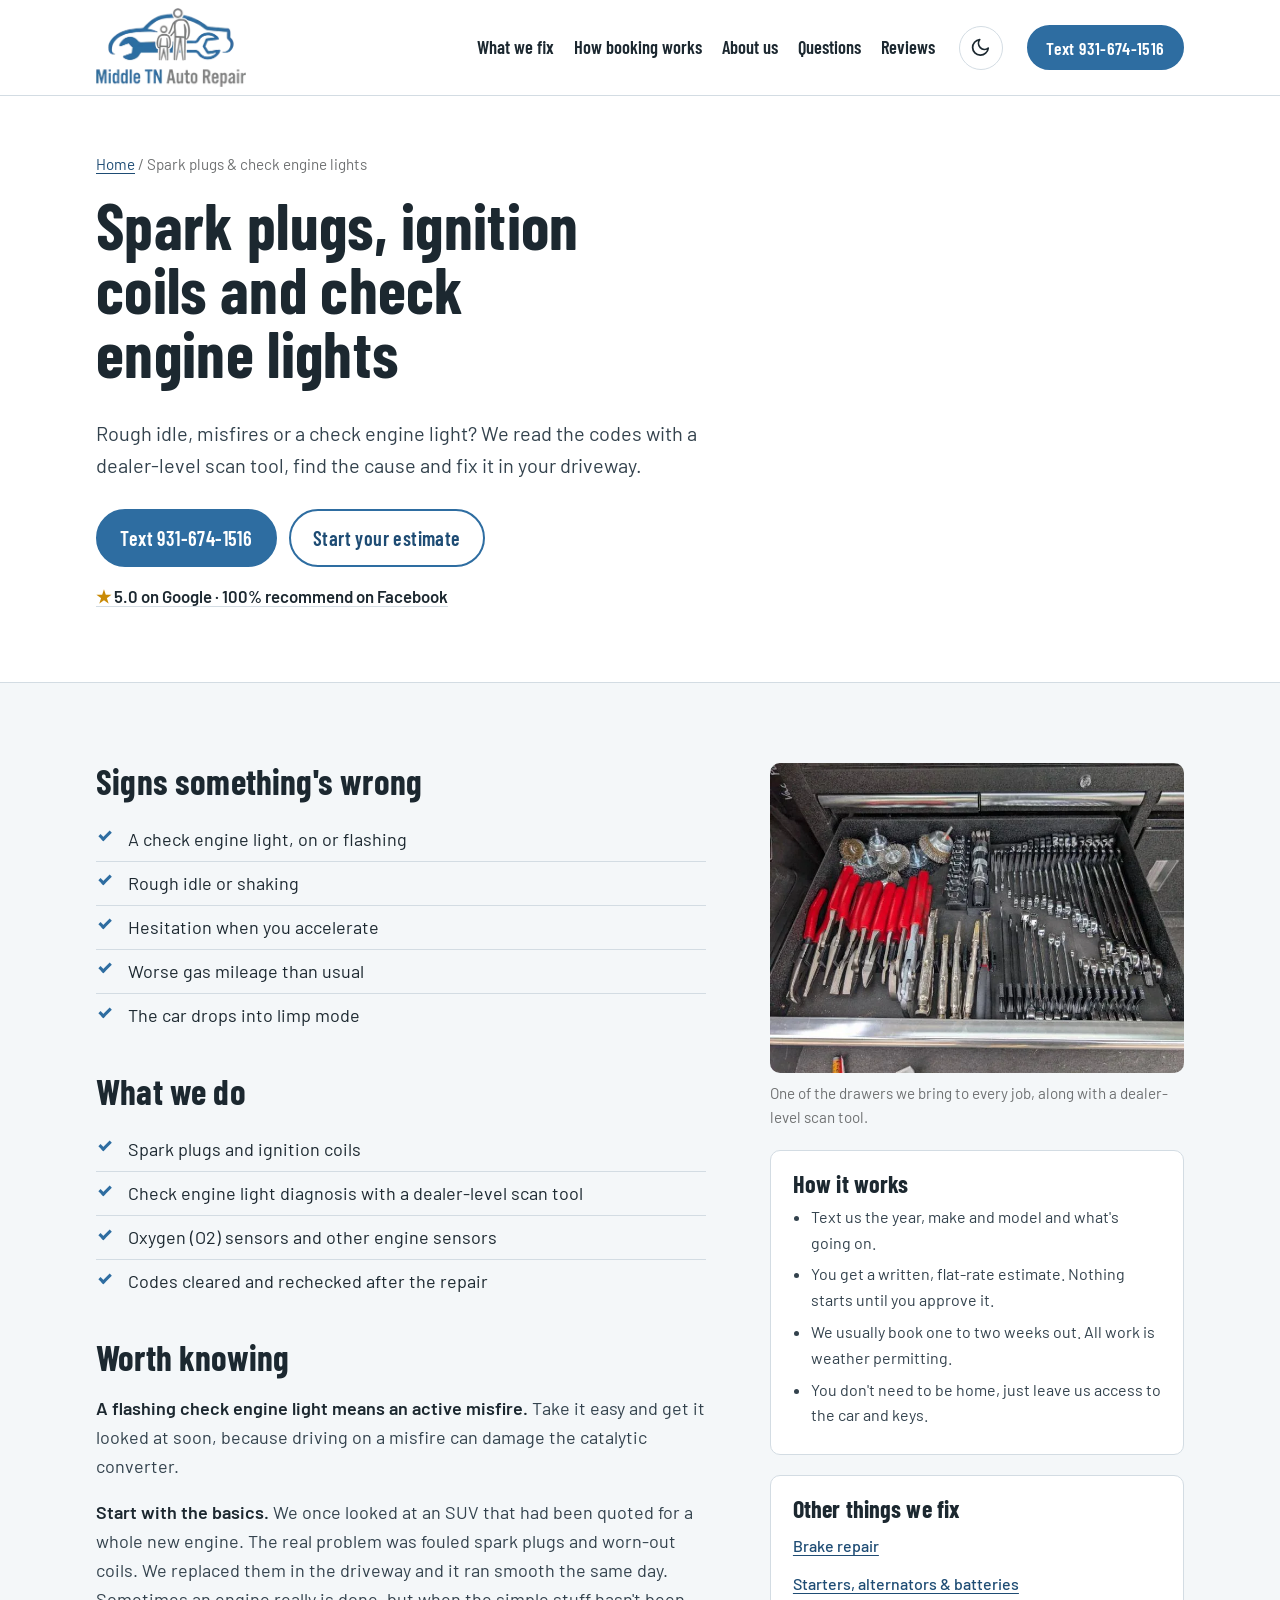
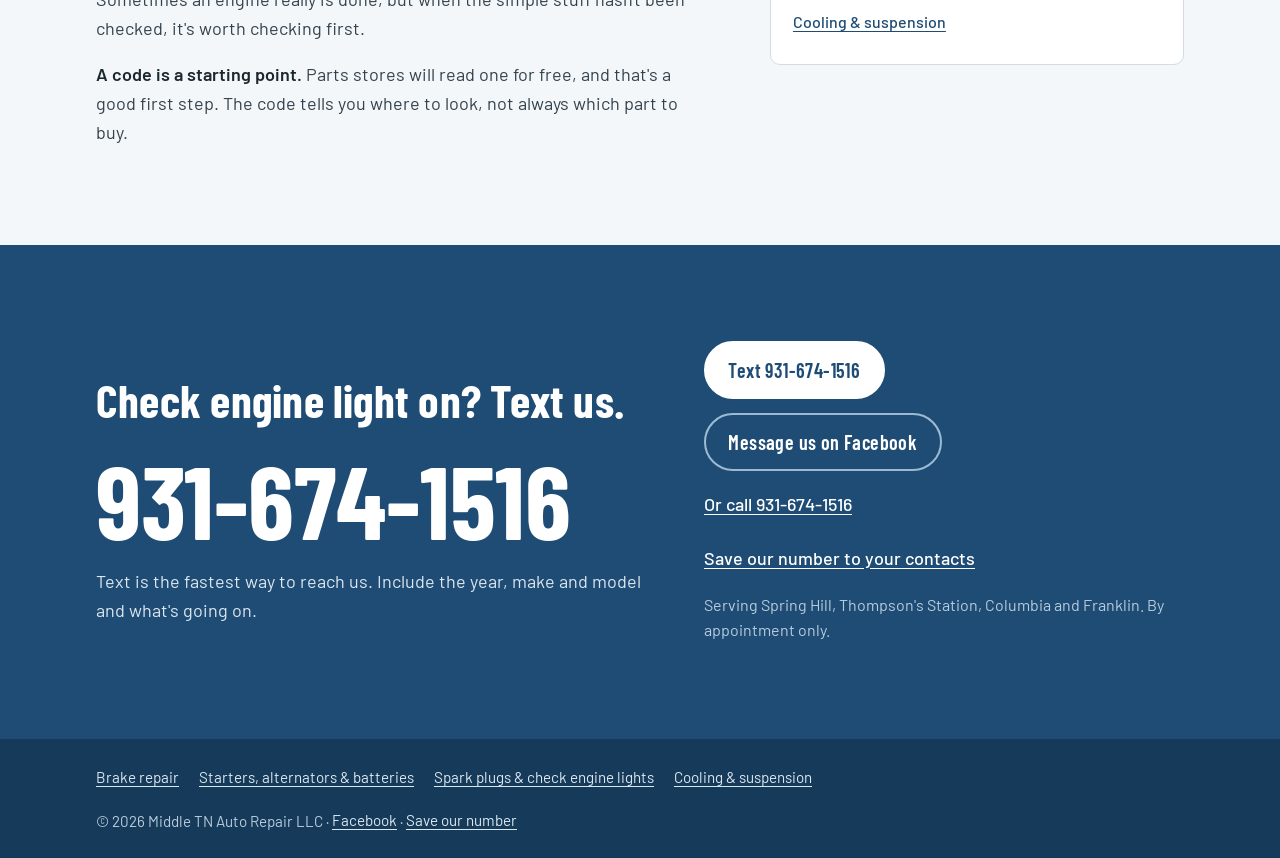
<file: spark-plugs-check-engine/index.html>
<!doctype html>
<html lang="en">
<head>
  <meta charset="utf-8">
  <meta name="viewport" content="width=device-width, initial-scale=1">
  <title>Spark Plugs, Coils &amp; Check Engine Lights | Middle TN Auto Repair</title>
  <meta name="description" content="Misfires, rough idle or a check engine light? We diagnose with a dealer-level scan tool and replace plugs, coils and sensors in your driveway. Text 931-674-1516.">
  <link rel="canonical" href="https://middletnautorepair.com/spark-plugs-check-engine/">
  <meta name="theme-color" content="#2E6DA1" media="(prefers-color-scheme: light)">
  <meta name="theme-color" content="#11181D" media="(prefers-color-scheme: dark)">

  <meta property="og:type" content="website">
  <meta property="og:site_name" content="Middle TN Auto Repair">
  <meta property="og:title" content="Spark plugs, ignition coils and check engine lights">
  <meta property="og:description" content="Misfires, rough idle or a check engine light? We diagnose with a dealer-level scan tool and replace plugs, coils and sensors in your driveway. Text 931-674-1516.">
  <meta property="og:url" content="https://middletnautorepair.com/spark-plugs-check-engine/">
  <meta property="og:image" content="https://middletnautorepair.com/assets/og-image.jpg">
  <meta property="og:image:width" content="1200">
  <meta property="og:image:height" content="630">
  <meta property="og:image:alt" content="Ed and his son Zack next to a car they're repairing">
  <meta name="twitter:card" content="summary_large_image">

  <link rel="icon" type="image/png" sizes="32x32" href="../assets/favicon-32.png">
  <link rel="apple-touch-icon" href="../assets/apple-touch-icon.png">
  <link rel="preload" href="../assets/fonts/barlow-condensed-latin-700-normal.woff2" as="font" type="font/woff2" crossorigin>
  <script>try{var t=localStorage.getItem('mt_theme');if(t==='dark'||t==='light')document.documentElement.setAttribute('data-theme',t)}catch(e){}</script>
  <link rel="stylesheet" href="../styles.css">

  <script type="application/ld+json">
{
  "@context": "https://schema.org",
  "@type": "Service",
  "name": "Spark plug, ignition coil and check engine light repair",
  "serviceType": "Spark plug, ignition coil and check engine light repair",
  "url": "https://middletnautorepair.com/spark-plugs-check-engine/",
  "provider": {
    "@id": "https://middletnautorepair.com/#business",
    "@type": "AutoRepair",
    "name": "Middle TN Auto Repair",
    "telephone": "+1-931-674-1516",
    "url": "https://middletnautorepair.com/"
  },
  "areaServed": [
    {
      "@type": "City",
      "name": "Spring Hill, TN"
    },
    {
      "@type": "City",
      "name": "Thompson's Station, TN"
    },
    {
      "@type": "City",
      "name": "Columbia, TN"
    },
    {
      "@type": "City",
      "name": "Franklin, TN"
    }
  ]
}
  </script>
</head>
<body>
  <a class="skip" href="#main">Skip to content</a>

  <header class="site-header">
    <div class="wrap header-inner">
      <a class="brand" href="../" aria-label="Middle TN Auto Repair home page">
        <img class="logo-light" src="../assets/logo.webp" alt="Middle TN Auto Repair" width="320" height="169">
        <img class="logo-dark" src="../assets/logo-dark.webp" alt="Middle TN Auto Repair" width="320" height="169">
      </a>
      <nav aria-label="Main">
        <ul class="nav">
          <li><a href="../#fix">What we fix</a></li>
          <li><a href="../#booking">How booking works</a></li>
          <li><a href="../#about">About us</a></li>
          <li><a href="../#questions">Questions</a></li>
          <li><a href="../#reviews">Reviews</a></li>
        </ul>
      </nav>
      <button class="theme-toggle" type="button" aria-label="Switch to dark mode" hidden>
        <svg class="icon-moon" viewBox="0 0 24 24" aria-hidden="true" fill="none" stroke="currentColor" stroke-width="2" stroke-linecap="round" stroke-linejoin="round"><path d="M21 12.8A9 9 0 1 1 11.2 3a7 7 0 0 0 9.8 9.8z"/></svg>
        <svg class="icon-sun" viewBox="0 0 24 24" aria-hidden="true" fill="none" stroke="currentColor" stroke-width="2" stroke-linecap="round"><circle cx="12" cy="12" r="4.5"/><path d="M12 2v2.5M12 19.5V22M4.2 4.2l1.8 1.8M18 18l1.8 1.8M2 12h2.5M19.5 12H22M4.2 19.8 6 18M18 6l1.8-1.8"/></svg>
      </button>
      <a class="btn btn-small js-text" href="sms:+19316741516?&amp;body=Year%2Fmake%2Fmodel%3A%20%0AWhat's%20going%20on%3A%20%0ATown%3A%20%0A(from%20website)" data-body="Year/make/model: \nWhat&#x27;s going on (check engine light): \nTown: \n">Text 931-674-1516</a>
    </div>
  </header>

  <main id="main">
    <section class="page-hero">
      <div class="wrap">
        <p class="crumbs"><a href="../">Home</a> <span aria-hidden="true">/</span> Spark plugs &amp; check engine lights</p>
        <h1>Spark plugs, ignition coils and check engine lights</h1>
        <p class="lede">Rough idle, misfires or a check engine light? We read the codes with a dealer-level scan tool, find the cause and fix it in your driveway.</p>
        <div class="actions">
          <a class="btn js-text" href="sms:+19316741516?&amp;body=Year%2Fmake%2Fmodel%3A%20%0AWhat's%20going%20on%3A%20%0ATown%3A%20%0A(from%20website)" data-body="Year/make/model: \nWhat&#x27;s going on (check engine light): \nTown: \n">Text 931-674-1516</a>
          <a class="btn btn-quiet" href="../#estimate">Start your estimate</a>
        </div>
        <p class="proof"><a href="../#reviews"><span aria-hidden="true">★ </span>5.0 on Google · 100% recommend on Facebook</a></p>
      </div>
    </section>

    <section class="svc">
      <div class="wrap svc-inner">
        <div class="svc-copy">
          <h2>Signs something's wrong</h2>
            <ul class="svc-list">
              <li>A check engine light, on or flashing</li>
              <li>Rough idle or shaking</li>
              <li>Hesitation when you accelerate</li>
              <li>Worse gas mileage than usual</li>
              <li>The car drops into limp mode</li>
            </ul>

          <h2>What we do</h2>
            <ul class="svc-list">
              <li>Spark plugs and ignition coils</li>
              <li>Check engine light diagnosis with a dealer-level scan tool</li>
              <li>Oxygen (O2) sensors and other engine sensors</li>
              <li>Codes cleared and rechecked after the repair</li>
            </ul>

          <h2>Worth knowing</h2>
          <p><strong>A flashing check engine light means an active misfire.</strong> Take it easy and get it looked at soon, because driving on a misfire can damage the catalytic converter.</p>
          <p><strong>Start with the basics.</strong> We once looked at an SUV that had been quoted for a whole new engine. The real problem was fouled spark plugs and worn-out coils. We replaced them in the driveway and it ran smooth the same day. Sometimes an engine really is done, but when the simple stuff hasn't been checked, it's worth checking first.</p>
          <p><strong>A code is a starting point.</strong> Parts stores will read one for free, and that's a good first step. The code tells you where to look, not always which part to buy.</p>
        </div>
        <aside class="svc-aside" aria-label="How it works">
          <figure class="photo">
            <img src="../assets/photos/tool-drawer.webp" alt="An organized drawer of pliers, wrenches and wire brushes" width="764" height="572" loading="lazy">
            <figcaption>One of the drawers we bring to every job, along with a dealer-level scan tool.</figcaption>
          </figure>
          <div class="svc-card">
            <h2>How it works</h2>
            <ul>
              <li>Text us the year, make and model and what's going on.</li>
              <li>You get a written, flat-rate estimate. Nothing starts until you approve it.</li>
              <li>We usually book one to two weeks out. All work is weather permitting.</li>
              <li>You don't need to be home, just leave us access to the car and keys.</li>
            </ul>
          </div>
          <div class="svc-card">
            <h2>Other things we fix</h2>
            <ul class="svc-links">
            <li><a href="../brake-repair/">Brake repair</a></li>
            <li><a href="../starter-alternator-battery/">Starters, alternators &amp; batteries</a></li>
            <li><a href="../cooling-suspension/">Cooling &amp; suspension</a></li>
            </ul>
          </div>
        </aside>
      </div>
    </section>

    <section class="contact" aria-labelledby="contact-title">
      <div class="wrap contact-inner">
        <div>
          <h2 id="contact-title">Check engine light on? Text us.</h2>
          <p class="contact-number"><a class="js-text" href="sms:+19316741516?&amp;body=Year%2Fmake%2Fmodel%3A%20%0AWhat's%20going%20on%3A%20%0ATown%3A%20%0A(from%20website)" data-body="Year/make/model: \nWhat&#x27;s going on (check engine light): \nTown: \n">931-674-1516</a></p>
          <p>Text is the fastest way to reach us. Include the year, make and model and what's going on.</p>
        </div>
        <ul class="contact-list">
          <li><a class="btn btn-light js-text" href="sms:+19316741516?&amp;body=Year%2Fmake%2Fmodel%3A%20%0AWhat's%20going%20on%3A%20%0ATown%3A%20%0A(from%20website)" data-body="Year/make/model: \nWhat&#x27;s going on (check engine light): \nTown: \n">Text 931-674-1516</a></li>
          <li><a class="btn btn-outline-light" href="https://m.me/MiddleTNAutoRepair">Message us on Facebook</a></li>
          <li><a class="contact-link" href="tel:+19316741516">Or call 931-674-1516</a></li>
          <li><a class="contact-link" href="../mtnar.vcf">Save our number to your contacts</a></li>
          <li class="area">Serving Spring Hill, Thompson's Station, Columbia and Franklin. By appointment only.</li>
        </ul>
      </div>
    </section>
  </main>

  <footer class="site-footer">
    <div class="wrap footer-inner">
      <nav class="footer-services" aria-label="Services">
        <a href="../brake-repair/">Brake repair</a>
        <a href="../starter-alternator-battery/">Starters, alternators &amp; batteries</a>
        <a href="../spark-plugs-check-engine/">Spark plugs &amp; check engine lights</a>
        <a href="../cooling-suspension/">Cooling &amp; suspension</a>
      </nav>
      <p>© <span id="year">2026</span> Middle TN Auto Repair LLC · <a href="https://www.facebook.com/MiddleTNAutoRepair">Facebook</a> · <a href="../mtnar.vcf">Save our number</a></p>
    </div>
  </footer>

  <script src="../assets/site.js" defer></script>
</body>
</html>
</file>
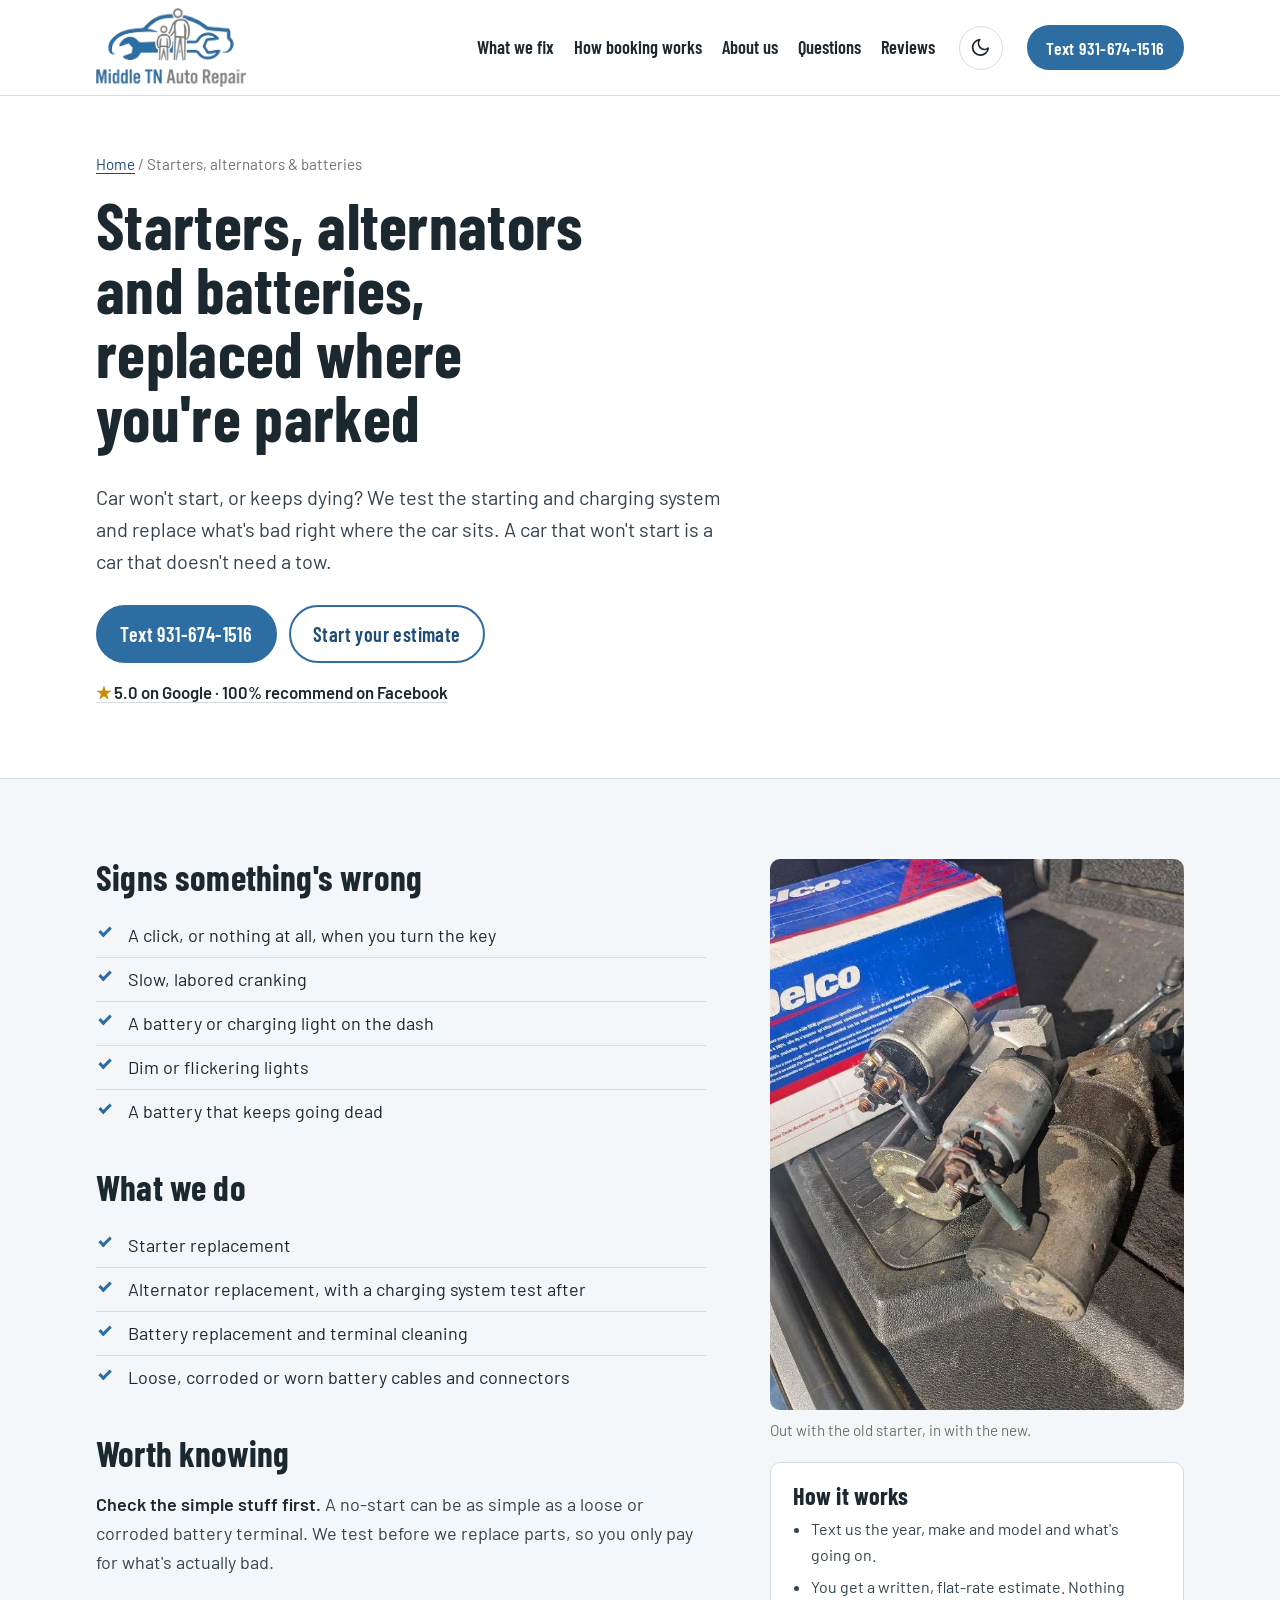
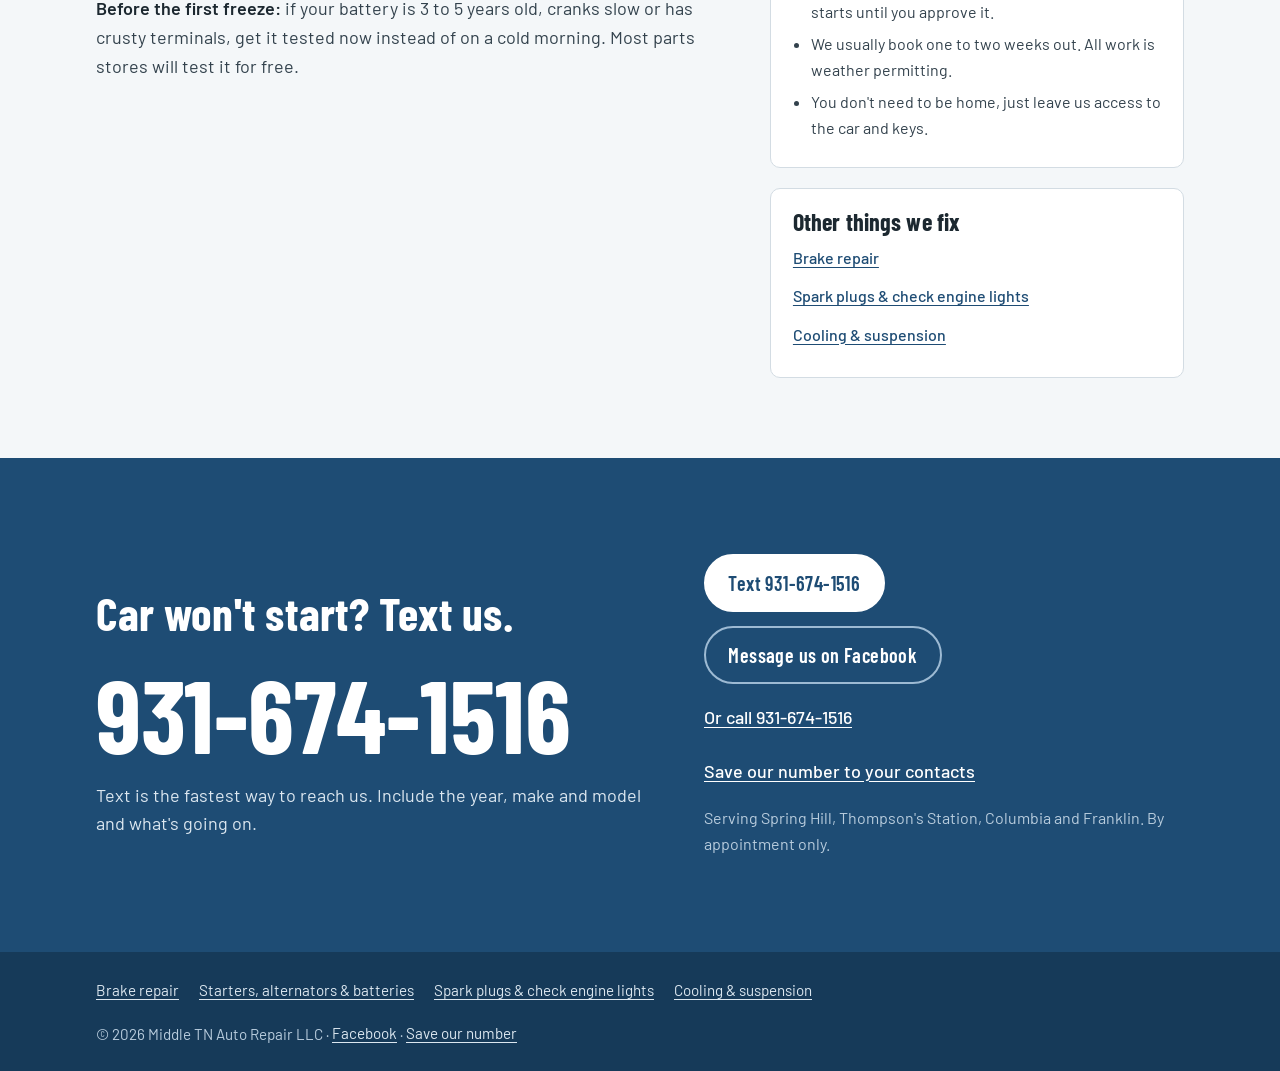
<file: starter-alternator-battery/index.html>
<!doctype html>
<html lang="en">
<head>
  <meta charset="utf-8">
  <meta name="viewport" content="width=device-width, initial-scale=1">
  <title>Starter, Alternator &amp; Battery Replacement at Home | Middle TN Auto Repair</title>
  <meta name="description" content="Car won't start? We replace starters, alternators and batteries where your car is parked in Spring Hill, Columbia, Thompson's Station and Franklin. Text 931-674-1516.">
  <link rel="canonical" href="https://middletnautorepair.com/starter-alternator-battery/">
  <meta name="theme-color" content="#2E6DA1" media="(prefers-color-scheme: light)">
  <meta name="theme-color" content="#11181D" media="(prefers-color-scheme: dark)">

  <meta property="og:type" content="website">
  <meta property="og:site_name" content="Middle TN Auto Repair">
  <meta property="og:title" content="Starters, alternators and batteries, replaced where you&#x27;re parked">
  <meta property="og:description" content="Car won't start? We replace starters, alternators and batteries where your car is parked in Spring Hill, Columbia, Thompson's Station and Franklin. Text 931-674-1516.">
  <meta property="og:url" content="https://middletnautorepair.com/starter-alternator-battery/">
  <meta property="og:image" content="https://middletnautorepair.com/assets/og-image.jpg">
  <meta property="og:image:width" content="1200">
  <meta property="og:image:height" content="630">
  <meta property="og:image:alt" content="Ed and his son Zack next to a car they're repairing">
  <meta name="twitter:card" content="summary_large_image">

  <link rel="icon" type="image/png" sizes="32x32" href="../assets/favicon-32.png">
  <link rel="apple-touch-icon" href="../assets/apple-touch-icon.png">
  <link rel="preload" href="../assets/fonts/barlow-condensed-latin-700-normal.woff2" as="font" type="font/woff2" crossorigin>
  <script>try{var t=localStorage.getItem('mt_theme');if(t==='dark'||t==='light')document.documentElement.setAttribute('data-theme',t)}catch(e){}</script>
  <link rel="stylesheet" href="../styles.css">

  <script type="application/ld+json">
{
  "@context": "https://schema.org",
  "@type": "Service",
  "name": "Starter, alternator and battery replacement",
  "serviceType": "Starter, alternator and battery replacement",
  "url": "https://middletnautorepair.com/starter-alternator-battery/",
  "provider": {
    "@id": "https://middletnautorepair.com/#business",
    "@type": "AutoRepair",
    "name": "Middle TN Auto Repair",
    "telephone": "+1-931-674-1516",
    "url": "https://middletnautorepair.com/"
  },
  "areaServed": [
    {
      "@type": "City",
      "name": "Spring Hill, TN"
    },
    {
      "@type": "City",
      "name": "Thompson's Station, TN"
    },
    {
      "@type": "City",
      "name": "Columbia, TN"
    },
    {
      "@type": "City",
      "name": "Franklin, TN"
    }
  ]
}
  </script>
</head>
<body>
  <a class="skip" href="#main">Skip to content</a>

  <header class="site-header">
    <div class="wrap header-inner">
      <a class="brand" href="../" aria-label="Middle TN Auto Repair home page">
        <img class="logo-light" src="../assets/logo.webp" alt="Middle TN Auto Repair" width="320" height="169">
        <img class="logo-dark" src="../assets/logo-dark.webp" alt="Middle TN Auto Repair" width="320" height="169">
      </a>
      <nav aria-label="Main">
        <ul class="nav">
          <li><a href="../#fix">What we fix</a></li>
          <li><a href="../#booking">How booking works</a></li>
          <li><a href="../#about">About us</a></li>
          <li><a href="../#questions">Questions</a></li>
          <li><a href="../#reviews">Reviews</a></li>
        </ul>
      </nav>
      <button class="theme-toggle" type="button" aria-label="Switch to dark mode" hidden>
        <svg class="icon-moon" viewBox="0 0 24 24" aria-hidden="true" fill="none" stroke="currentColor" stroke-width="2" stroke-linecap="round" stroke-linejoin="round"><path d="M21 12.8A9 9 0 1 1 11.2 3a7 7 0 0 0 9.8 9.8z"/></svg>
        <svg class="icon-sun" viewBox="0 0 24 24" aria-hidden="true" fill="none" stroke="currentColor" stroke-width="2" stroke-linecap="round"><circle cx="12" cy="12" r="4.5"/><path d="M12 2v2.5M12 19.5V22M4.2 4.2l1.8 1.8M18 18l1.8 1.8M2 12h2.5M19.5 12H22M4.2 19.8 6 18M18 6l1.8-1.8"/></svg>
      </button>
      <a class="btn btn-small js-text" href="sms:+19316741516?&amp;body=Year%2Fmake%2Fmodel%3A%20%0AWhat's%20going%20on%3A%20%0ATown%3A%20%0A(from%20website)" data-body="Year/make/model: \nWhat&#x27;s going on (won&#x27;t start): \nTown: \n">Text 931-674-1516</a>
    </div>
  </header>

  <main id="main">
    <section class="page-hero">
      <div class="wrap">
        <p class="crumbs"><a href="../">Home</a> <span aria-hidden="true">/</span> Starters, alternators &amp; batteries</p>
        <h1>Starters, alternators and batteries, replaced where you're parked</h1>
        <p class="lede">Car won't start, or keeps dying? We test the starting and charging system and replace what's bad right where the car sits. A car that won't start is a car that doesn't need a tow.</p>
        <div class="actions">
          <a class="btn js-text" href="sms:+19316741516?&amp;body=Year%2Fmake%2Fmodel%3A%20%0AWhat's%20going%20on%3A%20%0ATown%3A%20%0A(from%20website)" data-body="Year/make/model: \nWhat&#x27;s going on (won&#x27;t start): \nTown: \n">Text 931-674-1516</a>
          <a class="btn btn-quiet" href="../#estimate">Start your estimate</a>
        </div>
        <p class="proof"><a href="../#reviews"><span aria-hidden="true">★ </span>5.0 on Google · 100% recommend on Facebook</a></p>
      </div>
    </section>

    <section class="svc">
      <div class="wrap svc-inner">
        <div class="svc-copy">
          <h2>Signs something's wrong</h2>
            <ul class="svc-list">
              <li>A click, or nothing at all, when you turn the key</li>
              <li>Slow, labored cranking</li>
              <li>A battery or charging light on the dash</li>
              <li>Dim or flickering lights</li>
              <li>A battery that keeps going dead</li>
            </ul>

          <h2>What we do</h2>
            <ul class="svc-list">
              <li>Starter replacement</li>
              <li>Alternator replacement, with a charging system test after</li>
              <li>Battery replacement and terminal cleaning</li>
              <li>Loose, corroded or worn battery cables and connectors</li>
            </ul>

          <h2>Worth knowing</h2>
          <p><strong>Check the simple stuff first.</strong> A no-start can be as simple as a loose or corroded battery terminal. We test before we replace parts, so you only pay for what's actually bad.</p>
          <p><strong>Before the first freeze:</strong> if your battery is 3 to 5 years old, cranks slow or has crusty terminals, get it tested now instead of on a cold morning. Most parts stores will test it for free.</p>
        </div>
        <aside class="svc-aside" aria-label="How it works">
          <figure class="photo">
            <img src="../assets/photos/starter-old-new.webp" alt="A new starter next to the worn original" width="653" height="868" loading="lazy">
            <figcaption>Out with the old starter, in with the new.</figcaption>
          </figure>
          <div class="svc-card">
            <h2>How it works</h2>
            <ul>
              <li>Text us the year, make and model and what's going on.</li>
              <li>You get a written, flat-rate estimate. Nothing starts until you approve it.</li>
              <li>We usually book one to two weeks out. All work is weather permitting.</li>
              <li>You don't need to be home, just leave us access to the car and keys.</li>
            </ul>
          </div>
          <div class="svc-card">
            <h2>Other things we fix</h2>
            <ul class="svc-links">
            <li><a href="../brake-repair/">Brake repair</a></li>
            <li><a href="../spark-plugs-check-engine/">Spark plugs &amp; check engine lights</a></li>
            <li><a href="../cooling-suspension/">Cooling &amp; suspension</a></li>
            </ul>
          </div>
        </aside>
      </div>
    </section>

    <section class="contact" aria-labelledby="contact-title">
      <div class="wrap contact-inner">
        <div>
          <h2 id="contact-title">Car won't start? Text us.</h2>
          <p class="contact-number"><a class="js-text" href="sms:+19316741516?&amp;body=Year%2Fmake%2Fmodel%3A%20%0AWhat's%20going%20on%3A%20%0ATown%3A%20%0A(from%20website)" data-body="Year/make/model: \nWhat&#x27;s going on (won&#x27;t start): \nTown: \n">931-674-1516</a></p>
          <p>Text is the fastest way to reach us. Include the year, make and model and what's going on.</p>
        </div>
        <ul class="contact-list">
          <li><a class="btn btn-light js-text" href="sms:+19316741516?&amp;body=Year%2Fmake%2Fmodel%3A%20%0AWhat's%20going%20on%3A%20%0ATown%3A%20%0A(from%20website)" data-body="Year/make/model: \nWhat&#x27;s going on (won&#x27;t start): \nTown: \n">Text 931-674-1516</a></li>
          <li><a class="btn btn-outline-light" href="https://m.me/MiddleTNAutoRepair">Message us on Facebook</a></li>
          <li><a class="contact-link" href="tel:+19316741516">Or call 931-674-1516</a></li>
          <li><a class="contact-link" href="../mtnar.vcf">Save our number to your contacts</a></li>
          <li class="area">Serving Spring Hill, Thompson's Station, Columbia and Franklin. By appointment only.</li>
        </ul>
      </div>
    </section>
  </main>

  <footer class="site-footer">
    <div class="wrap footer-inner">
      <nav class="footer-services" aria-label="Services">
        <a href="../brake-repair/">Brake repair</a>
        <a href="../starter-alternator-battery/">Starters, alternators &amp; batteries</a>
        <a href="../spark-plugs-check-engine/">Spark plugs &amp; check engine lights</a>
        <a href="../cooling-suspension/">Cooling &amp; suspension</a>
      </nav>
      <p>© <span id="year">2026</span> Middle TN Auto Repair LLC · <a href="https://www.facebook.com/MiddleTNAutoRepair">Facebook</a> · <a href="../mtnar.vcf">Save our number</a></p>
    </div>
  </footer>

  <script src="../assets/site.js" defer></script>
</body>
</html>
</file>
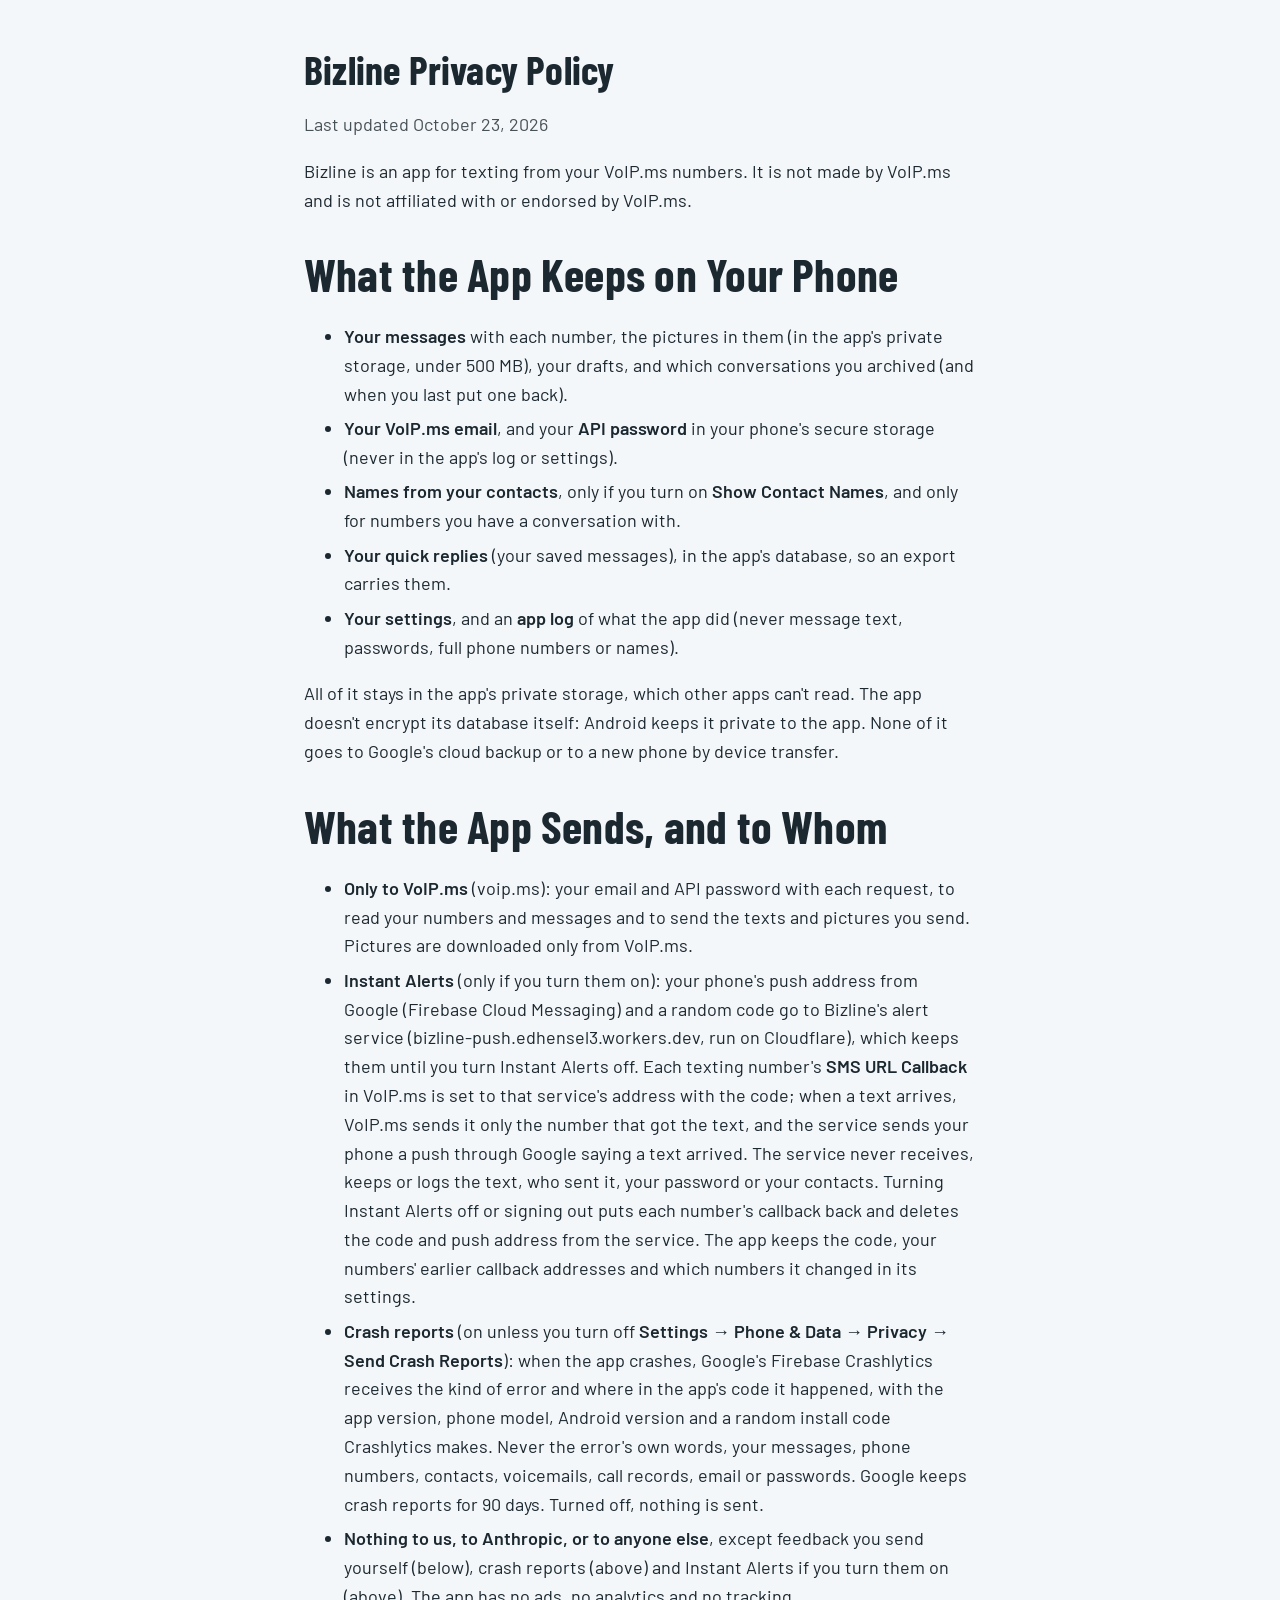
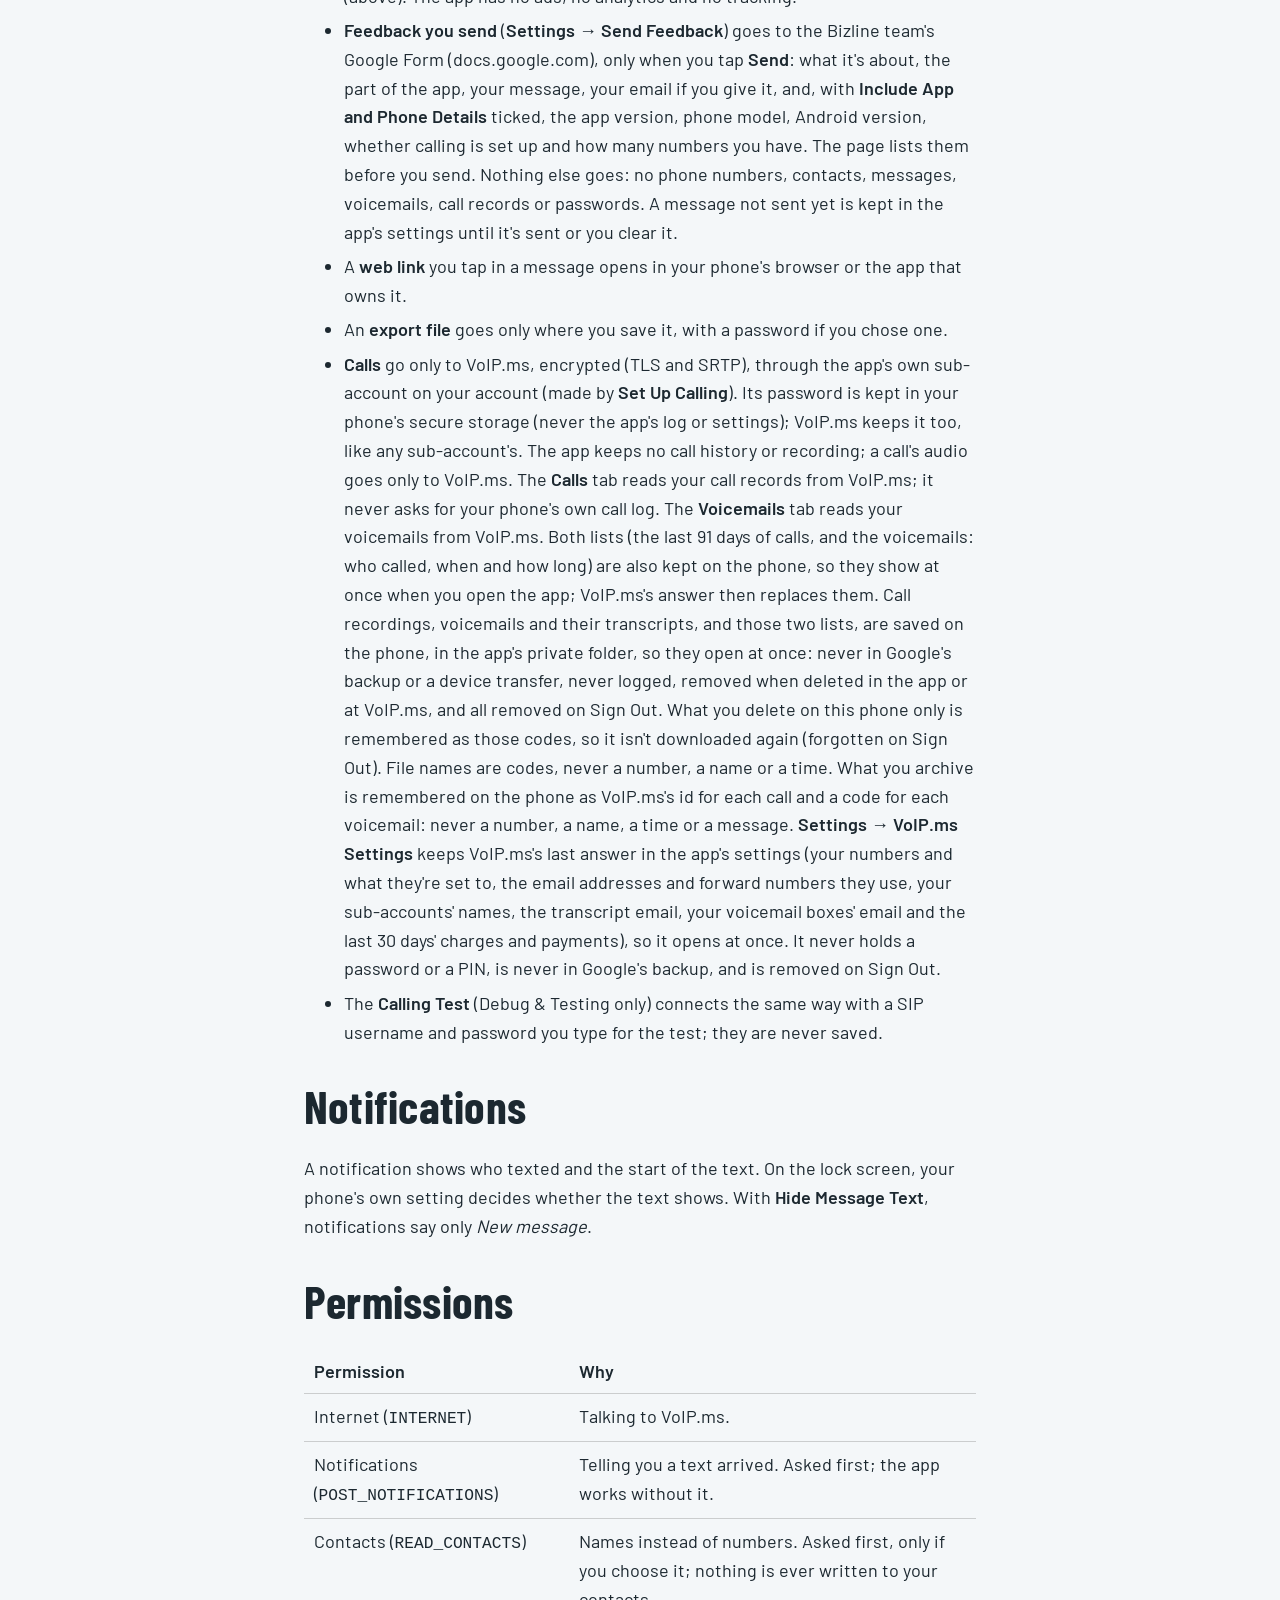
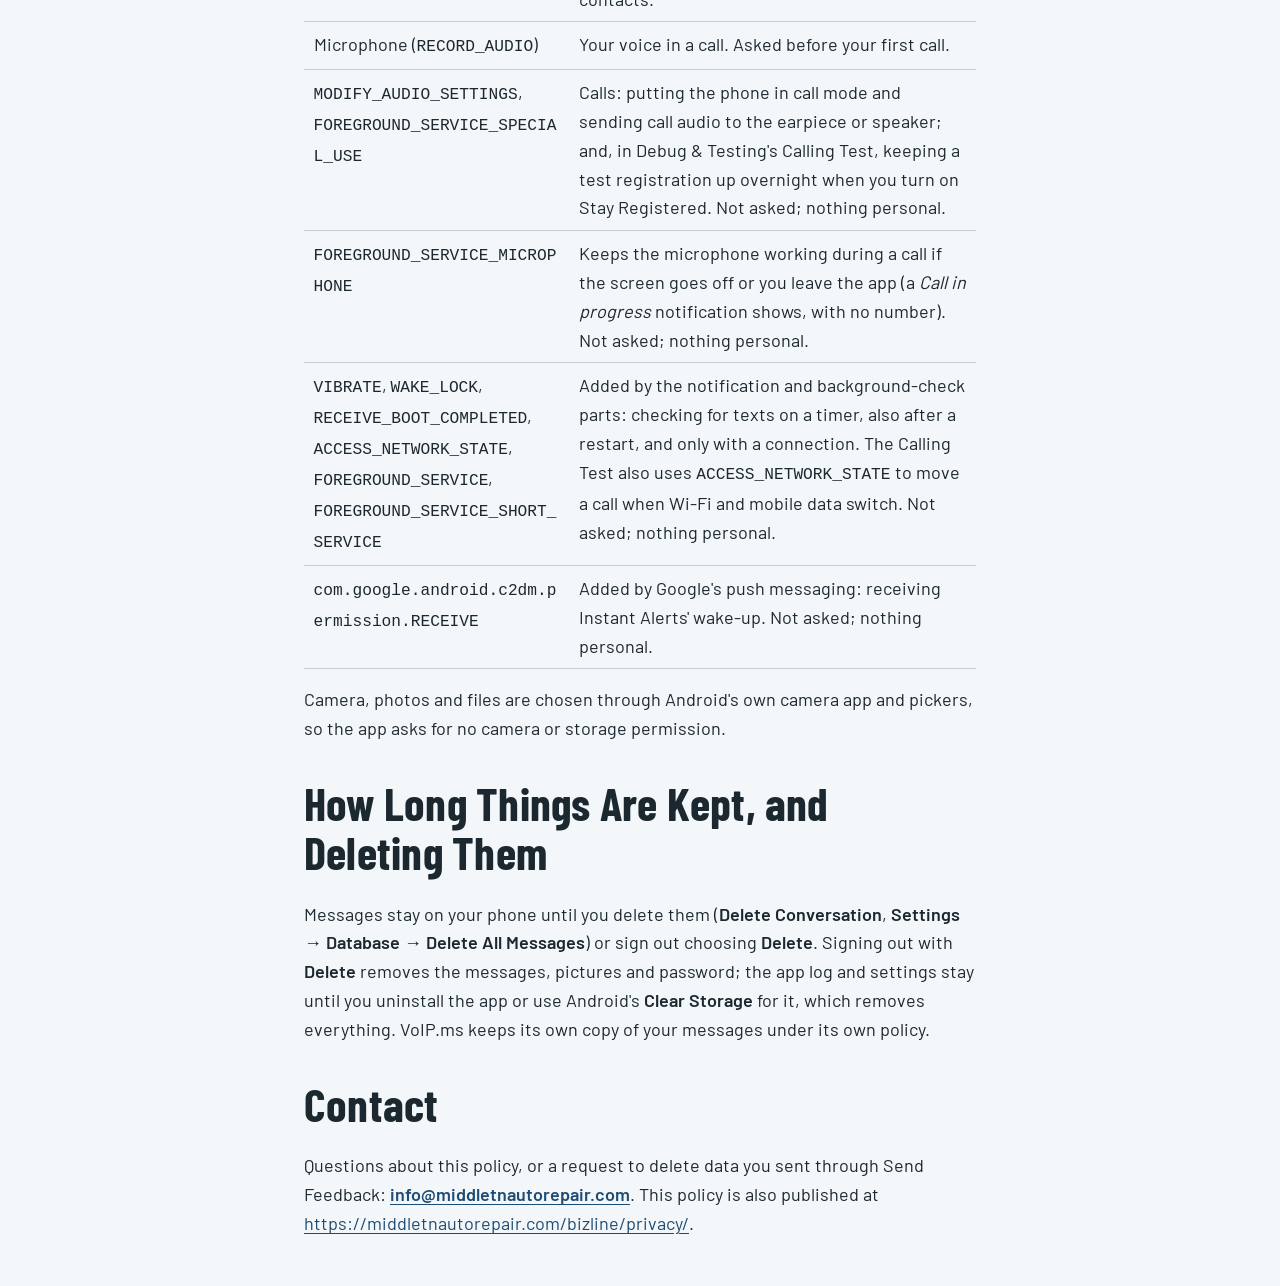
<file: bizline/privacy/index.html>
<!doctype html>
<html lang="en">
<head>
  <meta charset="utf-8">
  <meta name="viewport" content="width=device-width, initial-scale=1">
  <title>Bizline Privacy Policy</title>
  <meta name="description" content="Privacy policy for Bizline, the Android app for texting and calling from VoIP.ms numbers.">
  <meta name="robots" content="noindex">
  <link rel="canonical" href="https://middletnautorepair.com/bizline/privacy/">
  <link rel="icon" type="image/png" sizes="32x32" href="/assets/favicon-32.png">
  <script>try{var t=localStorage.getItem('mt_theme');if(t==='dark'||t==='light')document.documentElement.setAttribute('data-theme',t)}catch(e){}</script>
  <link rel="stylesheet" href="/styles.css">
  <style>.policy{padding:3rem var(--gutter);max-width:46rem}.policy h1{font-size:2.5rem}.policy h2{margin-top:2.25rem}.policy table{width:100%;border-collapse:collapse;margin:1rem 0}.policy th,.policy td{text-align:left;vertical-align:top;padding:.5rem .6rem;border-bottom:1px solid rgba(127,127,127,.35)}.policy li{margin:.35rem 0}.policy code{font-size:.9em;overflow-wrap:anywhere}.policy .updated{opacity:.8}</style>
</head>
<body>
  <main class="wrap policy">
    <h1>Bizline Privacy Policy</h1>
    <p class="updated">Last updated October 23, 2026</p>
<p>Bizline is an app for texting from your VoIP.ms numbers. It is not made by VoIP.ms and is not affiliated with or endorsed by VoIP.ms.</p>
<h2>What the App Keeps on Your Phone</h2>
<ul>
<li><strong>Your messages</strong> with each number, the pictures in them (in the app's private storage, under 500 MB), your drafts, and which conversations you archived (and when you last put one back).</li>
<li><strong>Your VoIP.ms email</strong>, and your <strong>API password</strong> in your phone's secure storage (never in the app's log or settings).</li>
<li><strong>Names from your contacts</strong>, only if you turn on <strong>Show Contact Names</strong>, and only for numbers you have a conversation with.</li>
<li><strong>Your quick replies</strong> (your saved messages), in the app's database, so an export carries them.</li>
<li><strong>Your settings</strong>, and an <strong>app log</strong> of what the app did (never message text, passwords, full phone numbers or names).</li>
</ul>
<p>All of it stays in the app's private storage, which other apps can't read. The app doesn't encrypt its database itself: Android keeps it private to the app. None of it goes to Google's cloud backup or to a new phone by device transfer.</p>
<h2>What the App Sends, and to Whom</h2>
<ul>
<li><strong>Only to VoIP.ms</strong> (voip.ms): your email and API password with each request, to read your numbers and messages and to send the texts and pictures you send. Pictures are downloaded only from VoIP.ms.</li>
<li><strong>Instant Alerts</strong> (only if you turn them on): your phone's push address from Google (Firebase Cloud Messaging) and a random code go to Bizline's alert service (bizline-push.edhensel3.workers.dev, run on Cloudflare), which keeps them until you turn Instant Alerts off. Each texting number's <strong>SMS URL Callback</strong> in VoIP.ms is set to that service's address with the code; when a text arrives, VoIP.ms sends it only the number that got the text, and the service sends your phone a push through Google saying a text arrived. The service never receives, keeps or logs the text, who sent it, your password or your contacts. Turning Instant Alerts off or signing out puts each number's callback back and deletes the code and push address from the service. The app keeps the code, your numbers' earlier callback addresses and which numbers it changed in its settings.</li>
<li><strong>Crash reports</strong> (on unless you turn off <strong>Settings → Phone &amp; Data → Privacy → Send Crash Reports</strong>): when the app crashes, Google's Firebase Crashlytics receives the kind of error and where in the app's code it happened, with the app version, phone model, Android version and a random install code Crashlytics makes. Never the error's own words, your messages, phone numbers, contacts, voicemails, call records, email or passwords. Google keeps crash reports for 90 days. Turned off, nothing is sent.</li>
<li><strong>Nothing to us, to Anthropic, or to anyone else</strong>, except feedback you send yourself (below), crash reports (above) and Instant Alerts if you turn them on (above). The app has no ads, no analytics and no tracking.</li>
<li><strong>Feedback you send</strong> (<strong>Settings → Send Feedback</strong>) goes to the Bizline team's Google Form (docs.google.com), only when you tap <strong>Send</strong>: what it's about, the part of the app, your message, your email if you give it, and, with <strong>Include App and Phone Details</strong> ticked, the app version, phone model, Android version, whether calling is set up and how many numbers you have. The page lists them before you send. Nothing else goes: no phone numbers, contacts, messages, voicemails, call records or passwords. A message not sent yet is kept in the app's settings until it's sent or you clear it.</li>
<li>A <strong>web link</strong> you tap in a message opens in your phone's browser or the app that owns it.</li>
<li>An <strong>export file</strong> goes only where you save it, with a password if you chose one.</li>
<li><strong>Calls</strong> go only to VoIP.ms, encrypted (TLS and SRTP), through the app's own sub-account on your account (made by <strong>Set Up Calling</strong>). Its password is kept in your phone's secure storage (never the app's log or settings); VoIP.ms keeps it too, like any sub-account's. The app keeps no call history or recording; a call's audio goes only to VoIP.ms. The <strong>Calls</strong> tab reads your call records from VoIP.ms; it never asks for your phone's own call log. The <strong>Voicemails</strong> tab reads your voicemails from VoIP.ms. Both lists (the last 91 days of calls, and the voicemails: who called, when and how long) are also kept on the phone, so they show at once when you open the app; VoIP.ms's answer then replaces them. Call recordings, voicemails and their transcripts, and those two lists, are saved on the phone, in the app's private folder, so they open at once: never in Google's backup or a device transfer, never logged, removed when deleted in the app or at VoIP.ms, and all removed on Sign Out. What you delete on this phone only is remembered as those codes, so it isn't downloaded again (forgotten on Sign Out). File names are codes, never a number, a name or a time. What you archive is remembered on the phone as VoIP.ms's id for each call and a code for each voicemail: never a number, a name, a time or a message. <strong>Settings → VoIP.ms Settings</strong> keeps VoIP.ms's last answer in the app's settings (your numbers and what they're set to, the email addresses and forward numbers they use, your sub-accounts' names, the transcript email, your voicemail boxes' email and the last 30 days' charges and payments), so it opens at once. It never holds a password or a PIN, is never in Google's backup, and is removed on Sign Out.</li>
<li>The <strong>Calling Test</strong> (Debug &amp; Testing only) connects the same way with a SIP username and password you type for the test; they are never saved.</li>
</ul>
<h2>Notifications</h2>
<p>A notification shows who texted and the start of the text. On the lock screen, your phone's own setting decides whether the text shows. With <strong>Hide Message Text</strong>, notifications say only <em>New message</em>.</p>
<h2>Permissions</h2>
<table>
<thead>
<tr>
<th>Permission</th>
<th>Why</th>
</tr>
</thead>
<tbody>
<tr>
<td>Internet (<code>INTERNET</code>)</td>
<td>Talking to VoIP.ms.</td>
</tr>
<tr>
<td>Notifications (<code>POST_NOTIFICATIONS</code>)</td>
<td>Telling you a text arrived. Asked first; the app works without it.</td>
</tr>
<tr>
<td>Contacts (<code>READ_CONTACTS</code>)</td>
<td>Names instead of numbers. Asked first, only if you choose it; nothing is ever written to your contacts.</td>
</tr>
<tr>
<td>Microphone (<code>RECORD_AUDIO</code>)</td>
<td>Your voice in a call. Asked before your first call.</td>
</tr>
<tr>
<td><code>MODIFY_AUDIO_SETTINGS</code>, <code>FOREGROUND_SERVICE_SPECIAL_USE</code></td>
<td>Calls: putting the phone in call mode and sending call audio to the earpiece or speaker; and, in Debug &amp; Testing's Calling Test, keeping a test registration up overnight when you turn on Stay Registered. Not asked; nothing personal.</td>
</tr>
<tr>
<td><code>FOREGROUND_SERVICE_MICROPHONE</code></td>
<td>Keeps the microphone working during a call if the screen goes off or you leave the app (a <em>Call in progress</em> notification shows, with no number). Not asked; nothing personal.</td>
</tr>
<tr>
<td><code>VIBRATE</code>, <code>WAKE_LOCK</code>, <code>RECEIVE_BOOT_COMPLETED</code>, <code>ACCESS_NETWORK_STATE</code>, <code>FOREGROUND_SERVICE</code>, <code>FOREGROUND_SERVICE_SHORT_SERVICE</code></td>
<td>Added by the notification and background-check parts: checking for texts on a timer, also after a restart, and only with a connection. The Calling Test also uses <code>ACCESS_NETWORK_STATE</code> to move a call when Wi-Fi and mobile data switch. Not asked; nothing personal.</td>
</tr>
<tr>
<td><code>com.google.android.c2dm.permission.RECEIVE</code></td>
<td>Added by Google's push messaging: receiving Instant Alerts' wake-up. Not asked; nothing personal.</td>
</tr>
</tbody>
</table>
<p>Camera, photos and files are chosen through Android's own camera app and pickers, so the app asks for no camera or storage permission.</p>
<h2>How Long Things Are Kept, and Deleting Them</h2>
<p>Messages stay on your phone until you delete them (<strong>Delete Conversation</strong>, <strong>Settings → Database → Delete All Messages</strong>) or sign out choosing <strong>Delete</strong>. Signing out with <strong>Delete</strong> removes the messages, pictures and password; the app log and settings stay until you uninstall the app or use Android's <strong>Clear Storage</strong> for it, which removes everything. VoIP.ms keeps its own copy of your messages under its own policy.</p>
<h2>Contact</h2>
<p>Questions about this policy, or a request to delete data you sent through Send Feedback: <strong><a href="&#109;&#97;&#105;&#108;&#116;&#111;&#58;&#105;&#110;&#102;&#111;&#64;&#109;&#105;&#100;&#100;&#108;&#101;&#116;&#110;&#97;&#117;&#116;&#111;&#114;&#101;&#112;&#97;&#105;&#114;&#46;&#99;&#111;&#109;">&#105;&#110;&#102;&#111;&#64;&#109;&#105;&#100;&#100;&#108;&#101;&#116;&#110;&#97;&#117;&#116;&#111;&#114;&#101;&#112;&#97;&#105;&#114;&#46;&#99;&#111;&#109;</a></strong>. This policy is also published at <a href="https://middletnautorepair.com/bizline/privacy/">https://middletnautorepair.com/bizline/privacy/</a>.</p>
  </main>
</body>
</html>
</file>
<file: styles.css>
/* Middle TN Auto Repair website
   Brand colors come from the logo: blue #2E6DA1, steel gray #7B7C7C. */

@font-face { font-family: "Barlow"; font-style: normal; font-weight: 400; font-display: swap; src: url("assets/fonts/barlow-latin-400-normal.woff2") format("woff2"); }
@font-face { font-family: "Barlow"; font-style: normal; font-weight: 500; font-display: swap; src: url("assets/fonts/barlow-latin-500-normal.woff2") format("woff2"); }
@font-face { font-family: "Barlow"; font-style: normal; font-weight: 600; font-display: swap; src: url("assets/fonts/barlow-latin-600-normal.woff2") format("woff2"); }
@font-face { font-family: "Barlow Condensed"; font-style: normal; font-weight: 500; font-display: swap; src: url("assets/fonts/barlow-condensed-latin-500-normal.woff2") format("woff2"); }
@font-face { font-family: "Barlow Condensed"; font-style: normal; font-weight: 600; font-display: swap; src: url("assets/fonts/barlow-condensed-latin-600-normal.woff2") format("woff2"); }
@font-face { font-family: "Barlow Condensed"; font-style: normal; font-weight: 700; font-display: swap; src: url("assets/fonts/barlow-condensed-latin-700-normal.woff2") format("woff2"); }

:root {
  --blue: #2E6DA1;
  --blue-deep: #1E4C74;
  --blue-wash: #E6EFF6;
  --steel: #6F7172;
  --ink: #1C2830;
  --paper: #F4F7F9;
  --white: #FFFFFF;
  --line: #D3DCE3;

  /* Theme tokens: light values here, dark values below */
  --surface: #FFFFFF;
  --text-2: #33424D;
  --text-3: #4A565E;
  --line-soft: #EDF1F4;
  --link: #1E4C74;
  --link-hover: #2E6DA1;
  --accent-text: #2E6DA1;
  --focus: #2E6DA1;
  --field-border: #A9B7C2;
  --underline: #9DBAD3;
  --dash: #A8AFB4;
  --bubble-out: #E9EDF0;
  --header-bg: rgba(255, 255, 255, 0.96);
  --shadow: rgba(28, 40, 48, 0.45);
  --star: #C98A06;
  --footer-bg: #163A59;
  --contact-bg: #1E4C74;
  color-scheme: light;

  --display: "Barlow Condensed", "Arial Narrow", sans-serif;
  --body: "Barlow", "Segoe UI", Roboto, sans-serif;

  --wrap: 72rem;
  --gutter: clamp(1rem, 4vw, 2rem);
  --radius: 10px;
}

@media (prefers-color-scheme: dark) {
  :root:not([data-theme="light"]) {
    --paper: #11181D;
    --surface: #182229;
    --ink: #E6ECF0;
    --steel: #97A4AE;
    --line: #2C3A44;
    --blue-wash: #1D3245;
    --text-2: #BCC8D1;
    --text-3: #A9B5BE;
    --line-soft: #223039;
    --link: #8DBDE6;
    --link-hover: #B5D5F0;
    --accent-text: #6FA8DA;
    --focus: #8DBDE6;
    --field-border: #4A5B67;
    --underline: #3F6A8F;
    --dash: #5E6C76;
    --bubble-out: #26333C;
    --header-bg: rgba(24, 34, 41, 0.96);
    --shadow: rgba(0, 0, 0, 0.7);
    --star: #E8B43A;
    --footer-bg: #0E2133;
    --contact-bg: #173C5D;
    color-scheme: dark;
  }
}
:root[data-theme="dark"] {
  --paper: #11181D;
  --surface: #182229;
  --ink: #E6ECF0;
  --steel: #97A4AE;
  --line: #2C3A44;
  --blue-wash: #1D3245;
  --text-2: #BCC8D1;
  --text-3: #A9B5BE;
  --line-soft: #223039;
  --link: #8DBDE6;
  --link-hover: #B5D5F0;
  --accent-text: #6FA8DA;
  --focus: #8DBDE6;
  --field-border: #4A5B67;
  --underline: #3F6A8F;
  --dash: #5E6C76;
  --bubble-out: #26333C;
  --header-bg: rgba(24, 34, 41, 0.96);
  --shadow: rgba(0, 0, 0, 0.7);
  --star: #E8B43A;
  --footer-bg: #0E2133;
  --contact-bg: #173C5D;
  color-scheme: dark;
}

*,
*::before,
*::after { box-sizing: border-box; }

html { scroll-behavior: smooth; scroll-padding-top: 5.5rem; }
@media (prefers-reduced-motion: reduce) { html { scroll-behavior: auto; } }

body {
  margin: 0;
  background: var(--paper);
  color: var(--ink);
  font-family: var(--body);
  font-size: 1.125rem;
  line-height: 1.6;
  -webkit-font-smoothing: antialiased;
}

img { display: block; max-width: 100%; height: auto; }

a { color: var(--link); text-underline-offset: 0.18em; }
a:hover { color: var(--link-hover); }
:focus-visible { outline: 3px solid var(--focus); outline-offset: 3px; border-radius: 4px; }

h1, h2, h3 {
  font-family: var(--display);
  font-weight: 700;
  line-height: 1.05;
  margin: 0 0 0.5em;
  letter-spacing: 0.005em;
}
h2 { font-size: clamp(2rem, 4.2vw, 2.9rem); }
h3 { font-size: 1.45rem; font-weight: 600; }
p { margin: 0 0 1em; }

.wrap { max-width: var(--wrap); margin: 0 auto; padding: 0 var(--gutter); }

.skip {
  position: absolute; left: -999px; top: 0.5rem;
  background: var(--surface); color: var(--ink); padding: 0.5rem 1rem; z-index: 20;
}
.skip:focus { left: 0.5rem; }

/* Buttons */
.btn {
  display: inline-flex; align-items: center; justify-content: center;
  min-height: 3rem; padding: 0.7rem 1.4rem;
  background: var(--blue); color: var(--white);
  font-family: var(--display); font-weight: 600; font-size: 1.25rem; letter-spacing: 0.02em;
  text-decoration: none; border: 2px solid var(--blue); border-radius: 999px;
}
.btn:hover { background: var(--blue-deep); border-color: var(--blue-deep); color: var(--white); }
.btn-quiet { background: transparent; color: var(--link); }
.btn-quiet:hover { background: var(--blue-wash); color: var(--link); border-color: var(--link); }
.btn-small { min-height: 2.5rem; padding: 0.4rem 1.1rem; font-size: 1.1rem; white-space: nowrap; }

/* Header */
.site-header {
  position: sticky; top: 0; z-index: 10;
  background: var(--header-bg);
  border-bottom: 1px solid var(--line);
}
.header-inner { display: flex; align-items: center; gap: 1.5rem; padding-top: 0.5rem; padding-bottom: 0.5rem; }
.brand img { width: 150px; height: auto; }
.nav { display: flex; gap: 1.25rem; list-style: none; margin: 0; padding: 0; }
.nav a {
  color: var(--ink); text-decoration: none;
  font-family: var(--display); font-weight: 600; font-size: 1.15rem;
}
.nav a:hover { color: var(--link-hover); }
.site-header nav { margin-left: auto; }

/* Theme toggle and logo swap */
.theme-toggle {
  display: inline-flex; align-items: center; justify-content: center; flex: none;
  width: 2.75rem; height: 2.75rem; padding: 0; cursor: pointer;
  background: transparent; color: var(--ink);
  border: 1px solid var(--line); border-radius: 999px;
}
.theme-toggle[hidden] { display: none; }
.theme-toggle:hover { background: var(--blue-wash); border-color: var(--link); }
.theme-toggle svg { width: 1.3rem; height: 1.3rem; }
.icon-sun, .logo-dark { display: none; }
@media (prefers-color-scheme: dark) {
  :root:not([data-theme="light"]) .icon-sun, :root:not([data-theme="light"]) .logo-dark { display: block; }
  :root:not([data-theme="light"]) .icon-moon, :root:not([data-theme="light"]) .logo-light { display: none; }
}
:root[data-theme="dark"] .icon-sun, :root[data-theme="dark"] .logo-dark { display: block; }
:root[data-theme="dark"] .icon-moon, :root[data-theme="dark"] .logo-light { display: none; }

/* Hero */
.hero { background: var(--surface); padding: clamp(2.5rem, 6vw, 5rem) 0 clamp(3rem, 7vw, 6rem); }
.hero-inner {
  display: grid; gap: clamp(2rem, 5vw, 4rem);
  grid-template-columns: minmax(0, 1fr) minmax(0, 1.05fr);
  align-items: center;
}
.hero h1 {
  font-size: clamp(2.7rem, 6.4vw, 5rem);
  line-height: 0.98;
  color: var(--ink);
  max-width: 12ch;
}
.lede { font-size: 1.25rem; max-width: 34rem; color: var(--text-2); }
.actions { display: flex; flex-wrap: wrap; gap: 0.75rem; margin: 1.75rem 0 1.25rem; }
.area { color: var(--steel); font-size: 1rem; }
.proof { margin: -0.25rem 0 1rem; font-weight: 600; font-size: 1.05rem; }
.proof a { color: var(--ink); text-decoration: none; border-bottom: 1px solid var(--line); }
.proof a:hover { color: var(--link); border-color: var(--link); }
.proof span { color: var(--star); }
.desktop-note { display: none; margin: -0.5rem 0 0.75rem; font-weight: 500; color: var(--ink); }
@media (hover: hover) and (pointer: fine) { .desktop-note { display: block; } }
.sr-only { position: absolute; width: 1px; height: 1px; padding: 0; margin: -1px; overflow: hidden; clip: rect(0 0 0 0); white-space: nowrap; border: 0; }

.hero-media { position: relative; margin: 0 0 8.5rem; }
.hero-media > img { border-radius: var(--radius); width: 100%; }

/* The text thread: the one bold element on the page */
.thread {
  position: absolute; left: -1.75rem; bottom: -8rem;
  width: min(22rem, 80%);
  background: var(--surface);
  border-radius: 18px;
  padding: 1rem 1rem 0.75rem;
  box-shadow: 0 18px 40px -18px var(--shadow), 0 0 0 1px var(--line);
  font-size: 0.98rem; line-height: 1.4;
}
.thread-label {
  margin: 0 0 0.6rem; color: var(--steel);
  font-family: var(--display); font-weight: 600; font-size: 1rem;
}
.bubble { margin: 0 0 0.5rem; padding: 0.55rem 0.85rem; border-radius: 16px; max-width: 88%; }
.bubble-in { background: var(--blue); color: var(--white); margin-left: auto; border-bottom-right-radius: 4px; }
.bubble-out { background: var(--bubble-out); color: var(--ink); border-bottom-left-radius: 4px; }

/* Sections */
.fix, .booking, .about, .work, .reviews { padding: clamp(3.5rem, 8vw, 6rem) 0; }
.section-lede { color: var(--text-2); max-width: 40rem; margin-bottom: 2rem; }

/* What we fix: a two-column service ticket */
.ticket {
  display: grid; grid-template-columns: 1fr 1fr;
  background: var(--surface);
  border: 1px solid var(--line);
  border-top: 6px solid var(--blue);
  border-radius: var(--radius);
}
.ticket-col { padding: 1.75rem clamp(1.25rem, 3vw, 2.25rem) 2rem; }
.ticket-no { border-left: 2px dashed var(--line); }
.ticket h3 { font-size: 1.6rem; }
.ticket-yes h3 { color: var(--link); }
.ticket-no h3 { color: var(--steel); }
.ticket ul { list-style: none; margin: 0; padding: 0; }
.ticket li { position: relative; padding: 0.55rem 0 0.55rem 2rem; border-bottom: 1px solid var(--line-soft); }
.ticket li:last-child { border-bottom: 0; }
.ticket-yes li::before {
  content: ""; position: absolute; left: 0.2rem; top: 0.95rem;
  width: 0.75rem; height: 0.42rem;
  border-left: 3px solid var(--accent-text); border-bottom: 3px solid var(--accent-text);
  transform: rotate(-45deg);
}
.ticket-yes a { color: var(--ink); text-decoration-color: var(--underline); }
.ticket-yes a:hover { color: var(--link); text-decoration-color: var(--link); }
.ticket-yes li:last-child a { color: var(--link); }
.ticket-no li { color: var(--text-3); }
.ticket-no li::before {
  content: ""; position: absolute; left: 0.15rem; top: 1.2rem;
  width: 0.9rem; height: 3px; background: var(--dash); border-radius: 2px;
}
.ticket-note { margin: 1.25rem 0 0; color: var(--steel); font-size: 1rem; }

/* Booking steps (a real sequence, so numbered) */
.booking { background: var(--surface); }
.steps {
  list-style: none; margin: 2rem 0 0; padding: 0;
  display: grid; grid-template-columns: repeat(5, minmax(0, 1fr)); gap: 1.5rem;
  counter-reset: step;
}
.steps li { counter-increment: step; border-top: 2px solid var(--line); padding-top: 1rem; }
.steps li::before {
  content: counter(step);
  display: block; margin-bottom: 0.4rem;
  font-family: var(--display); font-weight: 700; font-size: 2.6rem; line-height: 1;
  color: var(--accent-text);
}
.steps h3 { font-size: 1.35rem; margin-bottom: 0.35rem; }
.steps p { font-size: 1rem; color: var(--text-2); margin: 0; }

/* Estimate text builder */
.estimate {
  margin-top: 3rem; padding: clamp(1.5rem, 4vw, 2.5rem);
  display: grid; gap: 2rem; grid-template-columns: minmax(0, 0.85fr) minmax(0, 1.15fr);
  background: var(--paper); border: 1px solid var(--line); border-top: 6px solid var(--blue); border-radius: var(--radius);
}
.estimate h3 { font-size: 2rem; }
.estimate-intro p { color: var(--text-2); max-width: 26rem; }
.estimate-tip { font-weight: 600; color: var(--ink) !important; }
.estimate-private { font-size: 0.95rem; color: var(--steel) !important; }
#estimate-fallback { align-self: center; }
.estimate form { display: grid; gap: 0.35rem; }
.estimate label { font-weight: 600; font-size: 1rem; margin-top: 0.6rem; }
.estimate label:first-child { margin-top: 0; }
.req { font-weight: 400; color: var(--steel); font-size: 0.9rem; }
.estimate input, .estimate textarea {
  width: 100%; font: inherit; font-size: 1.0625rem; color: var(--ink);
  padding: 0.6rem 0.75rem; min-height: 2.9rem;
  background: var(--surface); border: 1px solid var(--field-border); border-radius: 8px;
}
.estimate textarea { resize: vertical; }
.estimate input:focus, .estimate textarea:focus { outline: 3px solid var(--focus); outline-offset: 1px; border-color: var(--focus); }
.estimate-more { margin-top: 0.9rem; border-top: 1px solid var(--line); padding-top: 0.6rem; }
.estimate-more summary { cursor: pointer; font-weight: 600; color: var(--link); padding: 0.4rem 0; }
.estimate-more > label, .estimate-more > input { display: block; }
.estimate-more > input { margin-top: 0.35rem; }
.estimate-note { font-size: 0.95rem; color: var(--steel); margin: 0.25rem 0 0; }
.estimate-pair { display: grid; grid-template-columns: 1.4fr 1fr; gap: 0.75rem; }
.estimate-pair label { display: block; margin-top: 0.6rem; }
.estimate-pair input { margin-top: 0.35rem; }
.estimate-actions { display: flex; flex-wrap: wrap; gap: 0.75rem; margin-top: 1.25rem; }
.estimate-actions button { cursor: pointer; }
.estimate-status { min-height: 1.6em; margin: 0.5rem 0 0; font-weight: 500; color: var(--link); }

/* About */
.about-inner {
  display: grid; gap: clamp(2rem, 5vw, 4rem);
  grid-template-columns: minmax(0, 1fr) minmax(0, 1fr);
  align-items: start;
}
.about-copy p { max-width: 36rem; }
.about-media { display: grid; gap: 1.25rem; }
.about-wide { margin-top: 2rem; }

.photo { margin: 0; }
.photo img { border-radius: var(--radius); width: 100%; }
.photo figcaption { margin-top: 0.5rem; font-size: 0.95rem; color: var(--steel); }

/* Recent work */
.work { background: var(--surface); }
.work-grid {
  display: grid; gap: 1.25rem; margin-top: 1.5rem;
  grid-template-columns: repeat(2, minmax(0, 1fr));
}
.work-grid img { aspect-ratio: 4 / 3; object-fit: cover; }
.work-more { margin-top: 1.5rem; }

/* Questions */
.faq { padding: clamp(3.5rem, 8vw, 6rem) 0; }
.faq-inner { display: grid; gap: 2rem; grid-template-columns: minmax(0, 0.8fr) minmax(0, 1.2fr); align-items: start; }
.faq-side p { color: var(--text-2); max-width: 22rem; }
.faq-list { border-top: 1px solid var(--line); }
.faq details { border-bottom: 1px solid var(--line); }
.faq summary {
  cursor: pointer; list-style: none; position: relative;
  padding: 1rem 2.5rem 1rem 0;
  font-family: var(--display); font-weight: 600; font-size: 1.35rem; line-height: 1.2;
}
.faq summary::-webkit-details-marker { display: none; }
.faq summary::after {
  content: ""; position: absolute; right: 0.5rem; top: 50%;
  width: 0.6rem; height: 0.6rem; margin-top: -0.45rem;
  border-right: 3px solid var(--accent-text); border-bottom: 3px solid var(--accent-text);
  transform: rotate(45deg);
}
.faq details[open] summary::after { transform: rotate(-135deg); margin-top: -0.1rem; }
.faq details p { margin: 0 0 1.1rem; max-width: 40rem; color: var(--text-2); }

/* Reviews */
.reviews { background: var(--surface); }
.reviews .review-card { background: var(--paper); }
.reviews-inner {
  display: grid; gap: 2rem;
  grid-template-columns: minmax(0, 1.1fr) minmax(0, 1fr);
  align-items: start;
}
.quotes { display: grid; gap: 1.5rem; margin-top: 1.5rem; }
.quote { margin: 0; padding-left: 1.25rem; border-left: 4px solid var(--accent-text); }
.quote p { font-size: 1.2rem; line-height: 1.5; max-width: 34rem; margin-bottom: 0.35rem; }
.quote footer { color: var(--steel); font-size: 1rem; }
.review-links { display: grid; gap: 1rem; }
.review-card {
  padding: 1.25rem 1.4rem;
  background: var(--surface); border: 1px solid var(--line); border-radius: var(--radius);
}
.review-card p { margin: 0; }
.review-score { font-family: var(--display); font-weight: 700; font-size: 1.6rem; line-height: 1.1; }
.review-count { color: var(--steel); font-size: 1rem; margin-bottom: 0.6rem !important; }
.review-actions { display: flex; flex-wrap: wrap; gap: 0.25rem 1.5rem; }
.review-actions a { display: inline-block; padding: 0.35rem 0; font-weight: 500; }

/* Contact */
.contact { background: var(--contact-bg); color: var(--white); padding: clamp(3.5rem, 8vw, 6rem) 0; }
.contact a { color: var(--white); }
.contact h2 { color: var(--white); }
.contact-number {
  font-family: var(--display); font-weight: 700;
  font-size: clamp(3rem, 10vw, 6.5rem); line-height: 1; margin: 0.25rem 0 1rem;
}
.contact-number a { text-decoration: none; }
.contact-number a:hover { color: #CFE0EE; }
.contact-inner p { max-width: 36rem; color: #DCE7F0; }
.contact-inner { display: grid; gap: 2rem; grid-template-columns: minmax(0, 1.2fr) minmax(0, 1fr); align-items: end; }
.contact-list { list-style: none; padding: 0; margin: 0; display: grid; gap: 0.85rem; justify-items: start; }
.contact .btn-light { background: var(--white); color: var(--blue-deep); border-color: var(--white); }
.contact .btn-light:hover { background: #DCE7F0; border-color: #DCE7F0; color: var(--blue-deep); }
.btn-outline-light { background: transparent; color: var(--white); border-color: #9DBAD3; }
.btn-outline-light:hover { background: rgba(255,255,255,0.1); color: var(--white); border-color: var(--white); }
.contact-link { display: inline-block; padding: 0.35rem 0; font-weight: 500; }
.contact :focus-visible, .site-footer :focus-visible { outline-color: var(--white); }
.contact .area { color: #B8CCDD; }

/* Service pages */
.page-hero { background: var(--surface); padding: clamp(2rem, 5vw, 3.5rem) 0 clamp(2.5rem, 5vw, 3.5rem); border-bottom: 1px solid var(--line); }
.page-hero h1 { font-size: clamp(2.4rem, 5.5vw, 4rem); line-height: 1; max-width: 18ch; }
.page-hero .lede { max-width: 40rem; }
.crumbs { font-size: 0.95rem; color: var(--steel); margin-bottom: 1rem; }
.svc { padding: clamp(3rem, 7vw, 5rem) 0; }
.svc-inner { display: grid; gap: clamp(2rem, 5vw, 4rem); grid-template-columns: minmax(0, 1.25fr) minmax(0, 0.85fr); align-items: start; }
.svc-copy h2 { font-size: clamp(1.7rem, 3.2vw, 2.2rem); margin-top: 2.25rem; }
.svc-copy h2:first-child { margin-top: 0; }
.svc-copy p { max-width: 40rem; color: var(--text-2); }
.svc-copy strong { color: var(--ink); }
.svc-list { list-style: none; margin: 0; padding: 0; max-width: 40rem; }
.svc-list li { position: relative; padding: 0.45rem 0 0.45rem 2rem; border-bottom: 1px solid var(--line); }
.svc-list li:last-child { border-bottom: 0; }
.svc-list li::before {
  content: ""; position: absolute; left: 0.2rem; top: 0.85rem;
  width: 0.75rem; height: 0.42rem;
  border-left: 3px solid var(--accent-text); border-bottom: 3px solid var(--accent-text);
  transform: rotate(-45deg);
}
.svc-aside { display: grid; gap: 1.25rem; }
.svc-card { background: var(--surface); border: 1px solid var(--line); border-radius: var(--radius); padding: 1.25rem 1.4rem; }
.svc-card h2 { font-size: 1.5rem; margin-bottom: 0.5rem; }
.svc-card ul { margin: 0; padding-left: 1.1rem; font-size: 1rem; color: var(--text-2); }
.svc-card li { margin-bottom: 0.4rem; }
.svc-links { list-style: none; padding-left: 0 !important; }
.svc-links a { display: inline-block; padding: 0.2rem 0; font-weight: 500; }

/* Footer */
.site-footer { background: var(--footer-bg); color: #B8CCDD; font-size: 0.95rem; }
.site-footer a { color: #DCE7F0; display: inline-block; padding: 0.35rem 0; }
.footer-inner { display: flex; flex-wrap: wrap; justify-content: space-between; align-items: center; gap: 0.5rem 1.5rem; padding-top: 1.25rem; padding-bottom: 1.25rem; }
.footer-inner p { margin: 0; }
.footer-services { display: flex; flex-wrap: wrap; gap: 0 1.25rem; }

/* Responsive */
@media (max-width: 960px) {
  .steps { grid-template-columns: repeat(2, minmax(0, 1fr)); }
  .about-inner, .reviews-inner, .faq-inner, .contact-inner, .estimate, .svc-inner { grid-template-columns: 1fr; }
  .about-media { grid-template-columns: 1fr 1fr; }
}

@media (max-width: 820px) {
  .site-header nav { display: none; }
  .theme-toggle { margin-left: auto; }
  .hero-inner { grid-template-columns: 1fr; }
  .hero h1 { max-width: none; }
  .thread { left: 0.75rem; bottom: -6rem; }
}

@media (max-width: 640px) {
  body { font-size: 1.0625rem; }
  .brand img { width: 104px; }
  .header-inner { gap: 0.6rem; }
  .theme-toggle { width: 2.5rem; height: 2.5rem; }
  .btn-small { font-size: 1rem; padding: 0.35rem 0.9rem; }
  .ticket { grid-template-columns: 1fr; }
  .ticket-no { border-left: 0; border-top: 2px dashed var(--line); }
  .steps { grid-template-columns: 1fr; }
  .about-media { grid-template-columns: 1fr; }
  .thread { position: relative; left: auto; bottom: auto; width: auto; margin: -1.5rem 0.75rem 0; }
  .hero-media { margin-bottom: 0; }
  .footer-inner { flex-direction: column; }
}
</file>
